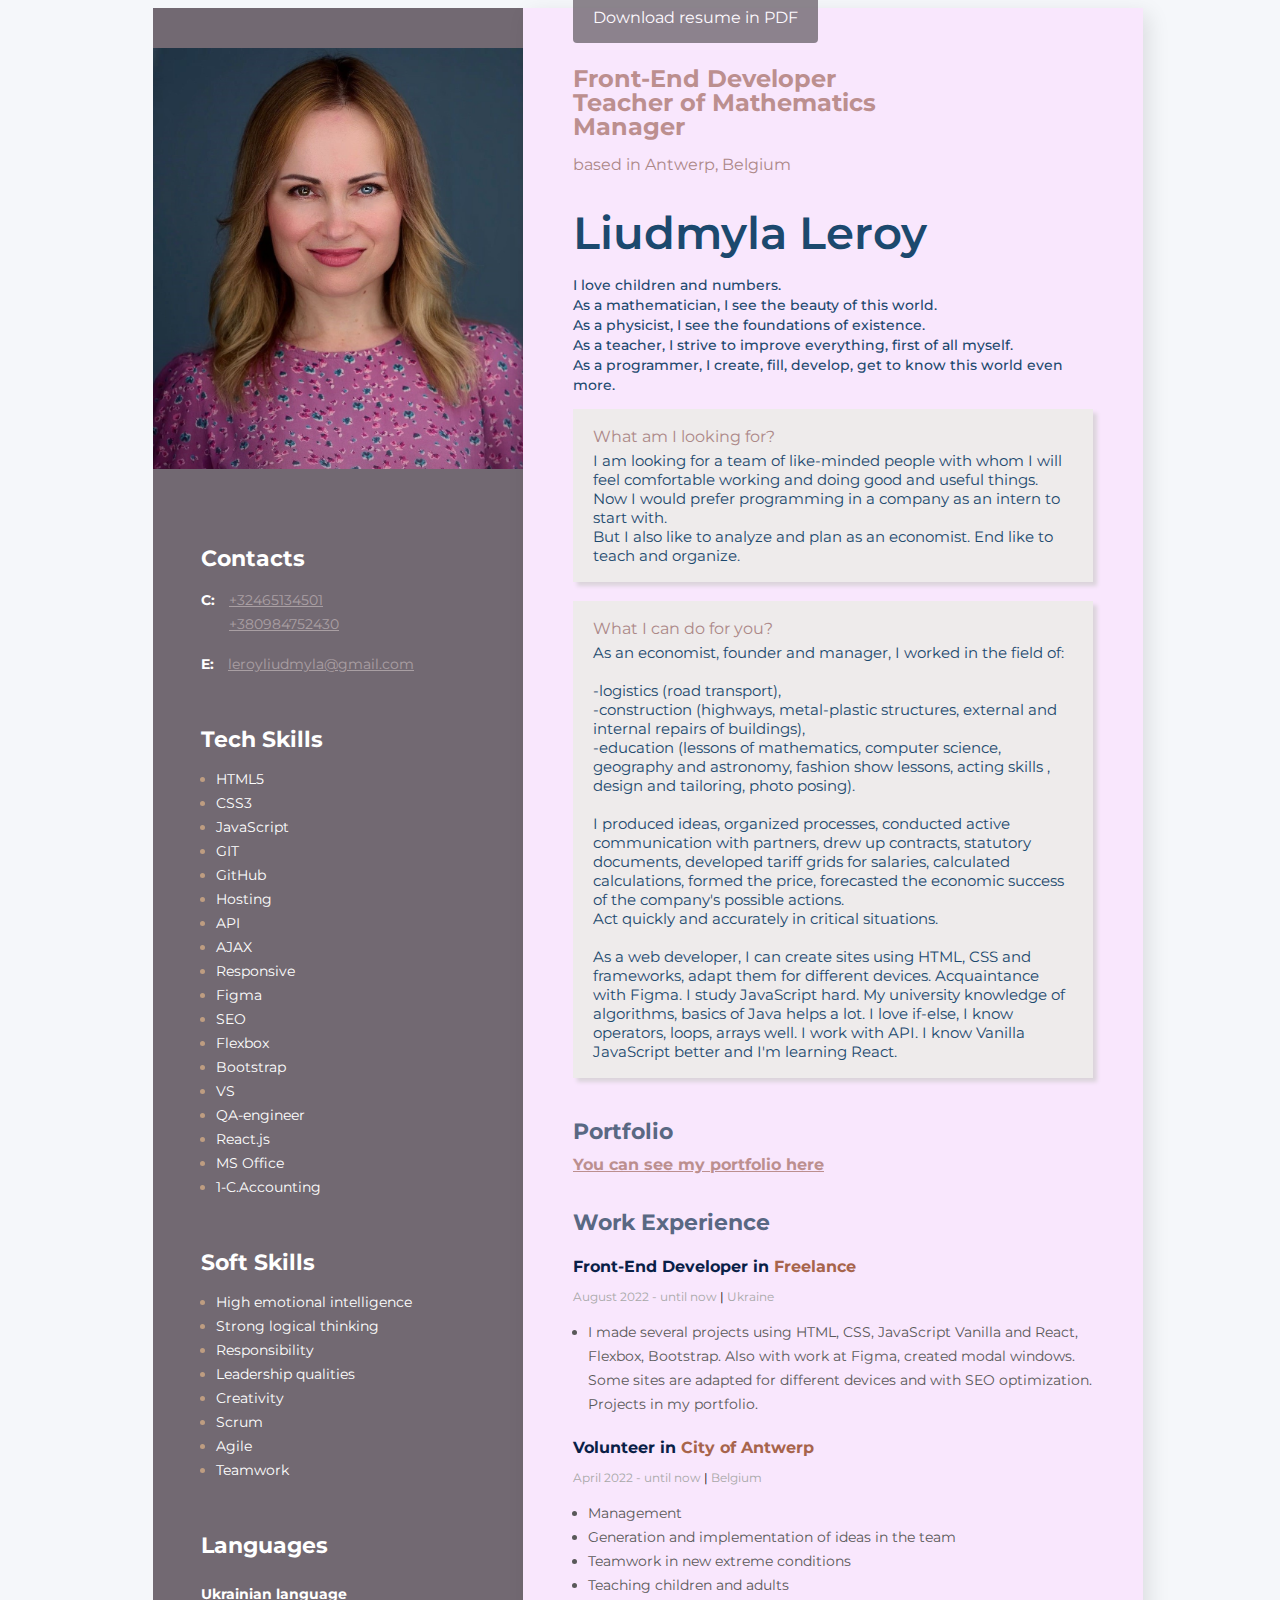
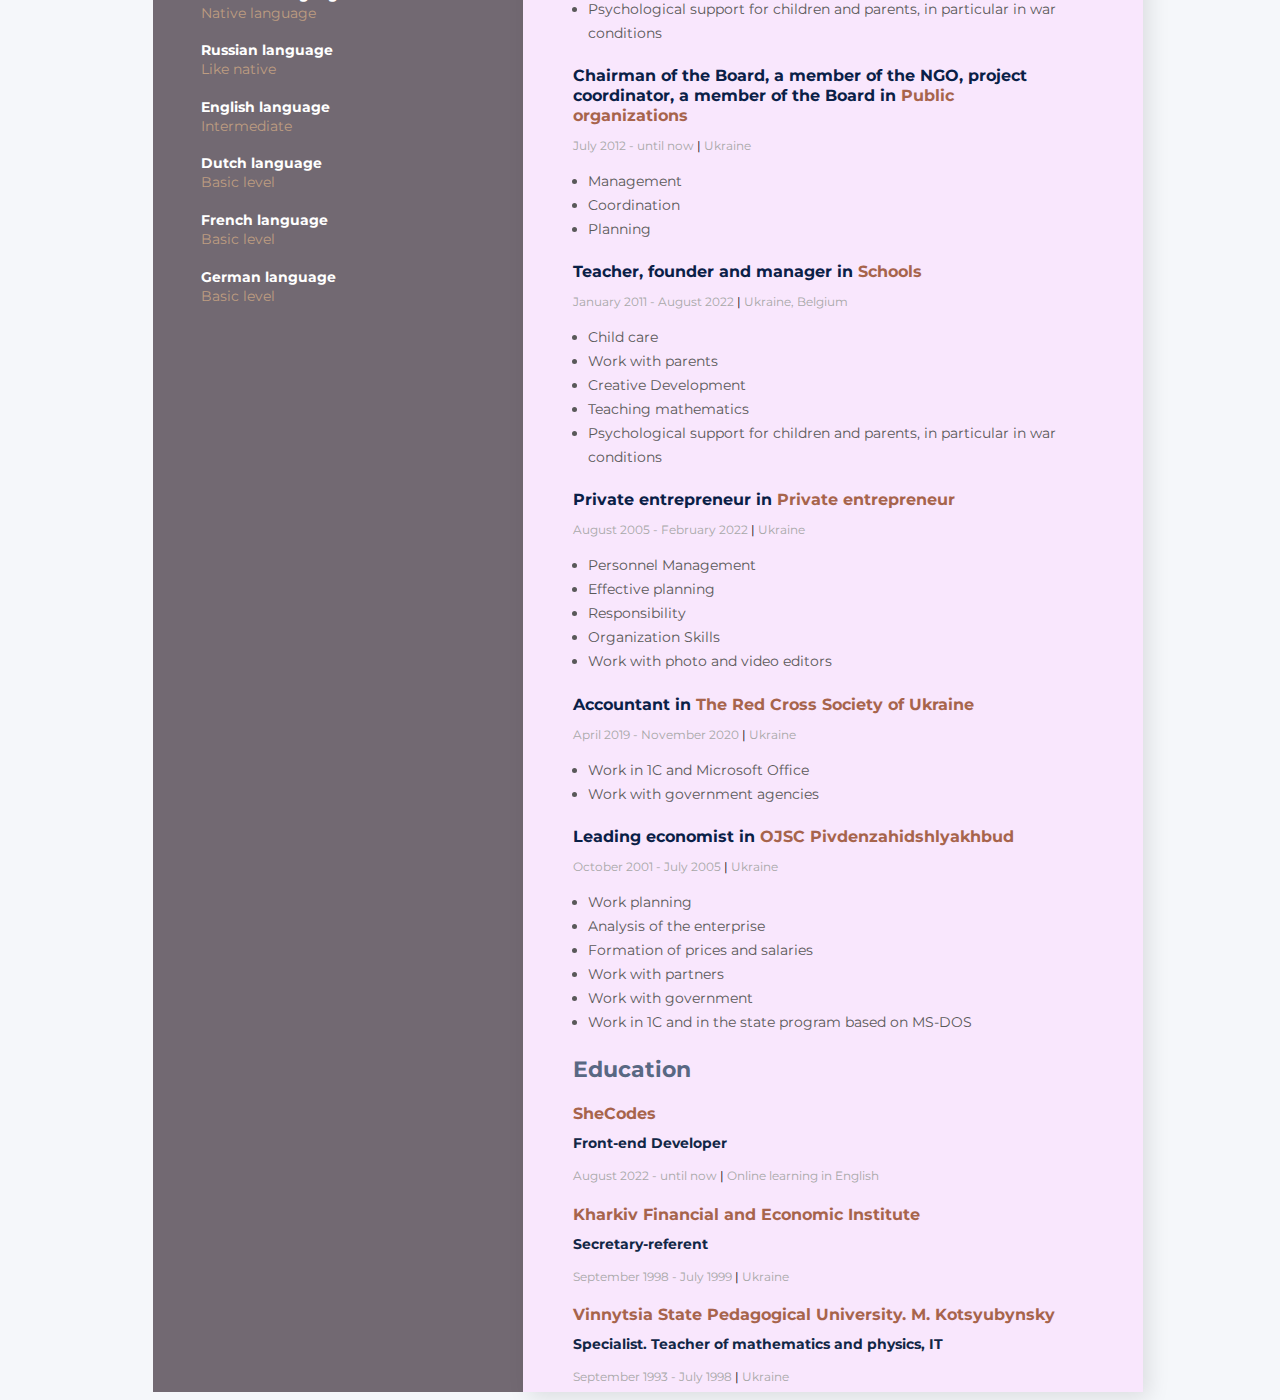
<file: index.html>
<!DOCTYPE html>
<html lang="en">
<head>
    <meta charset="UTF-8">
    <meta http-equiv="X-UA-Compatible" content="IE=edge">
    <meta name="viewport" content="width=device-width, initial-scale=1.0">
    <link rel="preconnect" href="https://fonts.googleapis.com">
    <link rel="preconnect" href="https://fonts.gstatic.com" crossorigin>
    <link href="https://fonts.googleapis.com/css2?family=Montserrat:wght@400;600;700&display=swap" rel="stylesheet">
    <link rel="preconnect" href="https://fonts.googleapis.com">
    <link rel="preconnect" href="https://fonts.gstatic.com" crossorigin>
    <link href="https://fonts.googleapis.com/css2?family=MonteCarlo&family=Montserrat:wght@400;600;700&display=swap" rel="stylesheet">
    <link rel="stylesheet" href="styles/styles.css">
    <title>CV LL</title>
</head>
<body>
  <!-- main -->
<div class="main">
    <!-- main content -->
<div class="main-content">
    <div>
    <a href="/files/Resume Liudmyla Leroy.pdf" target="_blank" class="download">Download resume in PDF</a>
    </div>
    <!-- about user-->
    <div class="about">
        <h2 class="about-position">
        Front-End Developer
        <br>Teacher of Mathematics
        <br> Manager
        </h2>
        <p class="country">based in Antwerp, Belgium</p>
        <h1 class="about-name">
           Liudmyla Leroy
        </h1>
        <p class="about-description">
            I love children and numbers. 
            <br> As a mathematician, I see the beauty of this world. 
            <br> As a physicist, I see the foundations of existence. 
            <br> As a teacher, I strive to improve everything, first of all myself. 
            <br>As a programmer, I create, fill, develop, get to know this world even more.
        </p>
        <div class="box-looking">
            <p class="looking">
                What am I looking for?
            </p>
            <p class="about-looking">
            I am looking for a team of like-minded people with whom I will feel comfortable working and doing good and useful things. 
            <br>Now I would prefer programming in a company as an intern to start with. 
            <br>But I also like to analyze and plan as an economist. End like to teach and organize.
            </p>
        </div>
        <br>
        <div class="box-can-do">
            <p class="can-do">
                What I can do for you?
            </p>
            <p class="about-can-do">
                As an economist, founder and manager, I worked in the field of:
                <br><br>-logistics (road transport), 
                <br>-construction (highways, metal-plastic structures, external and internal repairs of buildings),
                <br>-education (lessons of mathematics, computer science, geography and astronomy, fashion show lessons, acting skills , design and tailoring, photo posing).
                <br><br>I produced ideas, organized processes, conducted active communication with partners, drew up contracts, statutory documents, developed tariff grids for salaries, calculated calculations, formed the price, forecasted the economic success of the company's possible actions.
                <br>Act quickly and accurately in critical situations. 
                <br><br>As a web developer, I can create sites using HTML, CSS and frameworks, adapt them for different devices. Acquaintance with Figma. I study JavaScript hard. My university knowledge of algorithms, basics of Java helps a lot. I love if-else, I know operators, loops, arrays well. I work with API. I know Vanilla JavaScript better and I'm learning React.
            </p>
        </div>
    </div>
    <!-- projects-->
    <div class="projects">
        <h3 class="title">
        Portfolio
        </h3>
        <a href="https://portfolio-liudmyla-leroy.netlify.app" target="_blank" title="Portfolio Liudmyla Leroy" class="portfolio-link">You can see my portfolio here</a>
    <!--    <ol class="project-list">
            <li class="projects-item"> 
                <span class="project">
                   <a href="https://animated-fairy-66baad.netlify.app" class="project-link">Weather</a>
                   .................................................. 
                           <span class="projekt-bracket">
                                [
                            </span> 
                            HTML5, CSS3, JavaScript, API
                            <span class="projekt-bracket">
                                ]
                            </span>
                </span>
               </li>
           <li class="projects-item"> 
            <span class="project">
               <a href="https://ukrainian-borscht.netlify.app/" class="project-link">Ukrainian borscht</a>
               ....................................... 
                       <span class="projekt-bracket">
                            [
                        </span> 
                        HTML5, CSS3, JavaScript
                        <span class="projekt-bracket">
                            ]
                        </span>
            </span>
           </li>
           <li class="projects-item">
            <span class="project">
               <a href="https://banderoukrgus.netlify.app/" class="project-link">Banderoukrgus</a>
               ............................................
                        <span class="projekt-bracket">
                            [
                        </span>
                        HTML5, CSS3, JavaScript 
                        <span class="projekt-bracket">
                            ]
                        </span>
            </span>
           </li>
           
        </ol>-->
    </div>
    <!-- work -->
    <div class="work">
        <h3 class="title"> Work Experience </h3>
        <!-- company 1-->
        <div>
            <h4 class="work-position">
                Front-End Developer in
                <span class="organization">
                    Freelance
                </span>
            </h4>
            <p class="period">
                August 2022 - until now
                <span class="line">
                    |
                </span>
                Ukraine
            </p>
            <ul class="work-list">
                <li class="work-list-item">I made several projects using HTML, CSS, JavaScript Vanilla and React, Flexbox, Bootstrap. Also with work at Figma, created modal windows. Some sites are adapted for different devices and with SEO optimization. Projects in my portfolio.</li>
               
            </ul>
        </div>
        <!-- company 2-->
        <div>
            <h4 class="work-position">
                Volunteer in
                <span class="organization">
                    City of Antwerp
                </span>
            </h4>
            <p class="period">
                April 2022 - until now
                <span class="line">
                    |
                </span>
                Belgium
            </p>
            <ul class="work-list">
                <li class="work-list-item">Management</li>
                <li class="work-list-item">Generation and implementation of ideas in the team</li>
                <li class="work-list-item">Teamwork in new extreme conditions</li>
                <li class="work-list-item">Teaching children and adults</li>
                <li class="work-list-item">Psychological support for children and parents, in particular in war conditions</li>
            </ul> 
               
            </ul>
        </div>
        <!-- company 3-->
        <div>
            <h4 class="work-position">
                Chairman of the Board, a member of the NGO, project coordinator, a member of the Board in
                <span class="organization">
                    Public organizations
                </span>
            </h4>
            <p class="period">
                July 2012 - until now
                <span class="line">
                    |
                </span>
                Ukraine
            </p>
            <ul class="work-list">
                <li class="work-list-item">Management</li>
                <li class="work-list-item">Coordination</li>
                <li class="work-list-item">Planning</li>
            </ul>
        </div>
        
        <!-- company 4-->
        <div>
            <h4 class="work-position">
                Teacher, founder and manager in
                <span class="organization">
                    Schools
                </span>
            </h4>
            <p class="period">
                January 2011 - August 2022
                <span class="line">
                    |
                </span>
                Ukraine, Belgium
            </p>
            <ul class="work-list">
                <li class="work-list-item">Child care</li>
                <li class="work-list-item">Work with parents</li>
                <li class="work-list-item">Creative Development</li>
                <li class="work-list-item">Teaching mathematics</li>
                <li class="work-list-item">Psychological support for children and parents, in particular in war conditions</li>
            </ul> 
        </div>
        <!-- company 5-->
        <div>
            <h4 class="work-position">
                Private entrepreneur in
                <span class="organization">
                    Private entrepreneur
                </span>
            </h4>
            <p class="period">
                August 2005 - February 2022
                <span class="line">
                    |
                </span>
                Ukraine
            </p>
            <ul class="work-list">
                <li class="work-list-item">Personnel Management</li>
                <li class="work-list-item">Effective planning</li>
                <li class="work-list-item">Responsibility</li>
                <li class="work-list-item">Organization Skills</li>
                <li class="work-list-item">Work with photo and video editors</li>
            </ul> 
        </div>
        <!-- company 6-->
        <div>
            <h4 class="work-position">
                Accountant in
                <span class="organization">
                    The Red Cross Society of Ukraine
                </span>
            </h4>
            <p class="period">
                April 2019 - November 2020
                <span class="line">
                    |
                </span>
                Ukraine
            </p>
            <ul class="work-list">
                <li class="work-list-item">Work in 1C and Microsoft Office</li>
                <li class="work-list-item">Work with government agencies</li>
                
            </ul> 
        </div>
        <!-- company 7-->
        <div>
            <h4 class="work-position">
                Leading economist in
                <span class="organization">
                    OJSC Pivdenzahidshlyakhbud
                </span>
            </h4>
            <p class="period">
                October 2001 - July 2005
                <span class="line">
                    |
                </span>
                Ukraine
            </p>
            <ul class="work-list">
                <li class="work-list-item">Work planning</li>
                <li class="work-list-item">Analysis of the enterprise</li>
                <li class="work-list-item">Formation of prices and salaries</li>
                <li class="work-list-item">Work with partners</li>
                <li class="work-list-item">Work with government</li>
                <li class="work-list-item">Work in 1C and in the state program based on MS-DOS</li>
            </ul> 
        </div>

    </div>
    <!-- education -->
    <div class="education">
        <h3 class="title">Education</h3>
        <!-- education 1-->
        <h4 class="organization">      
            SheCodes 
        </h4>
        <h5>Front-end Developer</h5>
        <p class="period">
            August 2022 - until now
            <span class="line">
                |
            </span>
            Online learning in English
        <!-- education 2-->
        <h4 class="organization">      
            Kharkiv Financial and Economic Institute
        </h4>
        <h5>Secretary-referent</h5>
        <p class="period">
            September 1998 - July 1999
            <span class="line">
                |
            </span>
            Ukraine
        <!-- education 3-->
        <h4 class="organization">
            Vinnytsia State Pedagogical University. M. Kotsyubynsky
        </h4>
        <h5>Specialist. Teacher of mathematics and physics, IT</h5>
        <p class="period">
            September 1993 - July 1998
            <span class="line">
                |
            </span>
            Ukraine
        </p>
    </div>
    
</div>
<!-- sidebar -->
<aside class="sidebar">
    <img src="img/LiuLer .jpg" alt="user photo" class="photo">
    <!--contacts-->
    <div class="contacts">
        <h3 class="sidebar-title">Contacts</h3>
        <div>
            <p>
                <span class="contact-type">
                    C:
                </span>
                <a href="tel:+32465134501" class="contact-link"> +32465134501</a>
                <br>
                <a href="tel:+380984752430" class="contact-link-1"> +380984752430</a>
            </p>
            <p>
                <span class="contact-type">
                    E:
                </span>
                <a href="mailto:leroyliudmyla@gmail.com" class="contact-link"> leroyliudmyla@gmail.com</a>
            </p>
        </div>
    </div>
    <!--tech skills-->
    <div class="tech-skills">
    <h3 class="sidebar-title">Tech Skills</h3>
    <ul class="list">
        <li class="iten"><span class="skills-text">HTML5</span></li>
        <li class="iten"><span class="skills-text">CSS3</span></li>
        <li class="iten"><span class="skills-text">JavaScript</span></li> 
        <li class="iten"><span class="skills-text">GIT</span></li>
        <li class="iten"><span class="skills-text">GitHub</span></li>
        <li class="iten"><span class="skills-text">Hosting</span></li>
        <li class="iten"><span class="skills-text">API</span></li>
        <li class="iten"><span class="skills-text">AJAX</span></li>
        <li class="iten"><span class="skills-text">Responsive</span></li>
        <li class="iten"><span class="skills-text">Figma</span></li>
        <li class="iten"><span class="skills-text">SEO</span></li>
        <li class="iten"><span class="skills-text">Flexbox</span></li>
        <li class="iten"><span class="skills-text">Bootstrap</span></li>
        <li class="iten"><span class="skills-text">VS</span></li>
        <li class="iten"><span class="skills-text">QA-engineer</span></li>
        <li class="iten"><span class="skills-text">React.js</span></li>
        <!--<li class="iten"><span class="skills-text">Node.js</span></li>-->
        <li class="iten"><span class="skills-text">MS Office</span></li>
        <li class="iten"><span class="skills-text">1-C.Accounting</span></li>   
    </ul>
    </div>
    <!--soft skills-->
    <div class="soft-skills">
        <h3 class="sidebar-title">Soft Skills</h3>
        <ul class="list">
            <li class="iten"><span class="skills-text">High emotional intelligence</span></li>
            <li class="iten"><span class="skills-text">Strong logical thinking</span></li>
            <li class="iten"><span class="skills-text">Responsibility</span></li>
            <li class="iten"><span class="skills-text">Leadership qualities</span></li>
            <li class="iten"><span class="skills-text">Creativity</span></li>
            <li class="iten"><span class="skills-text">Scrum</span></li>
            <li class="iten"><span class="skills-text">Agile</span></li>
            <li class="iten"><span class="skills-text">Teamwork</span></li>
        </ul>
    </div>
    <!--languages-->
    <div class="languages">
        <h3 class="sidebar-title">Languages</h3>
        <!-- language 1-->
        <h6>Ukrainian language</h6>
        <p class="level">
            Native language
        </p>
        <!-- language 2-->
        <h6>Russian language</h6>
        <p class="level">
            Like native
        </p>
        <!-- language 3-->
        <h6>English language</h6>
        <p class="level">
            Intermediate
        </p>
        <!-- language 4-->
        <h6>Dutch language</h6>
        <p class="level">
            Basic level
        </p>
        <!-- language 5-->
        <h6>French language</h6>
        <p class="level">
            Basic level
        </p>
        <!-- language 6-->
        <h6>German language</h6>
        <p class="level">
            Basic level
        </p>
    </div>
</aside>
</div>
</body>
</html>
</file>
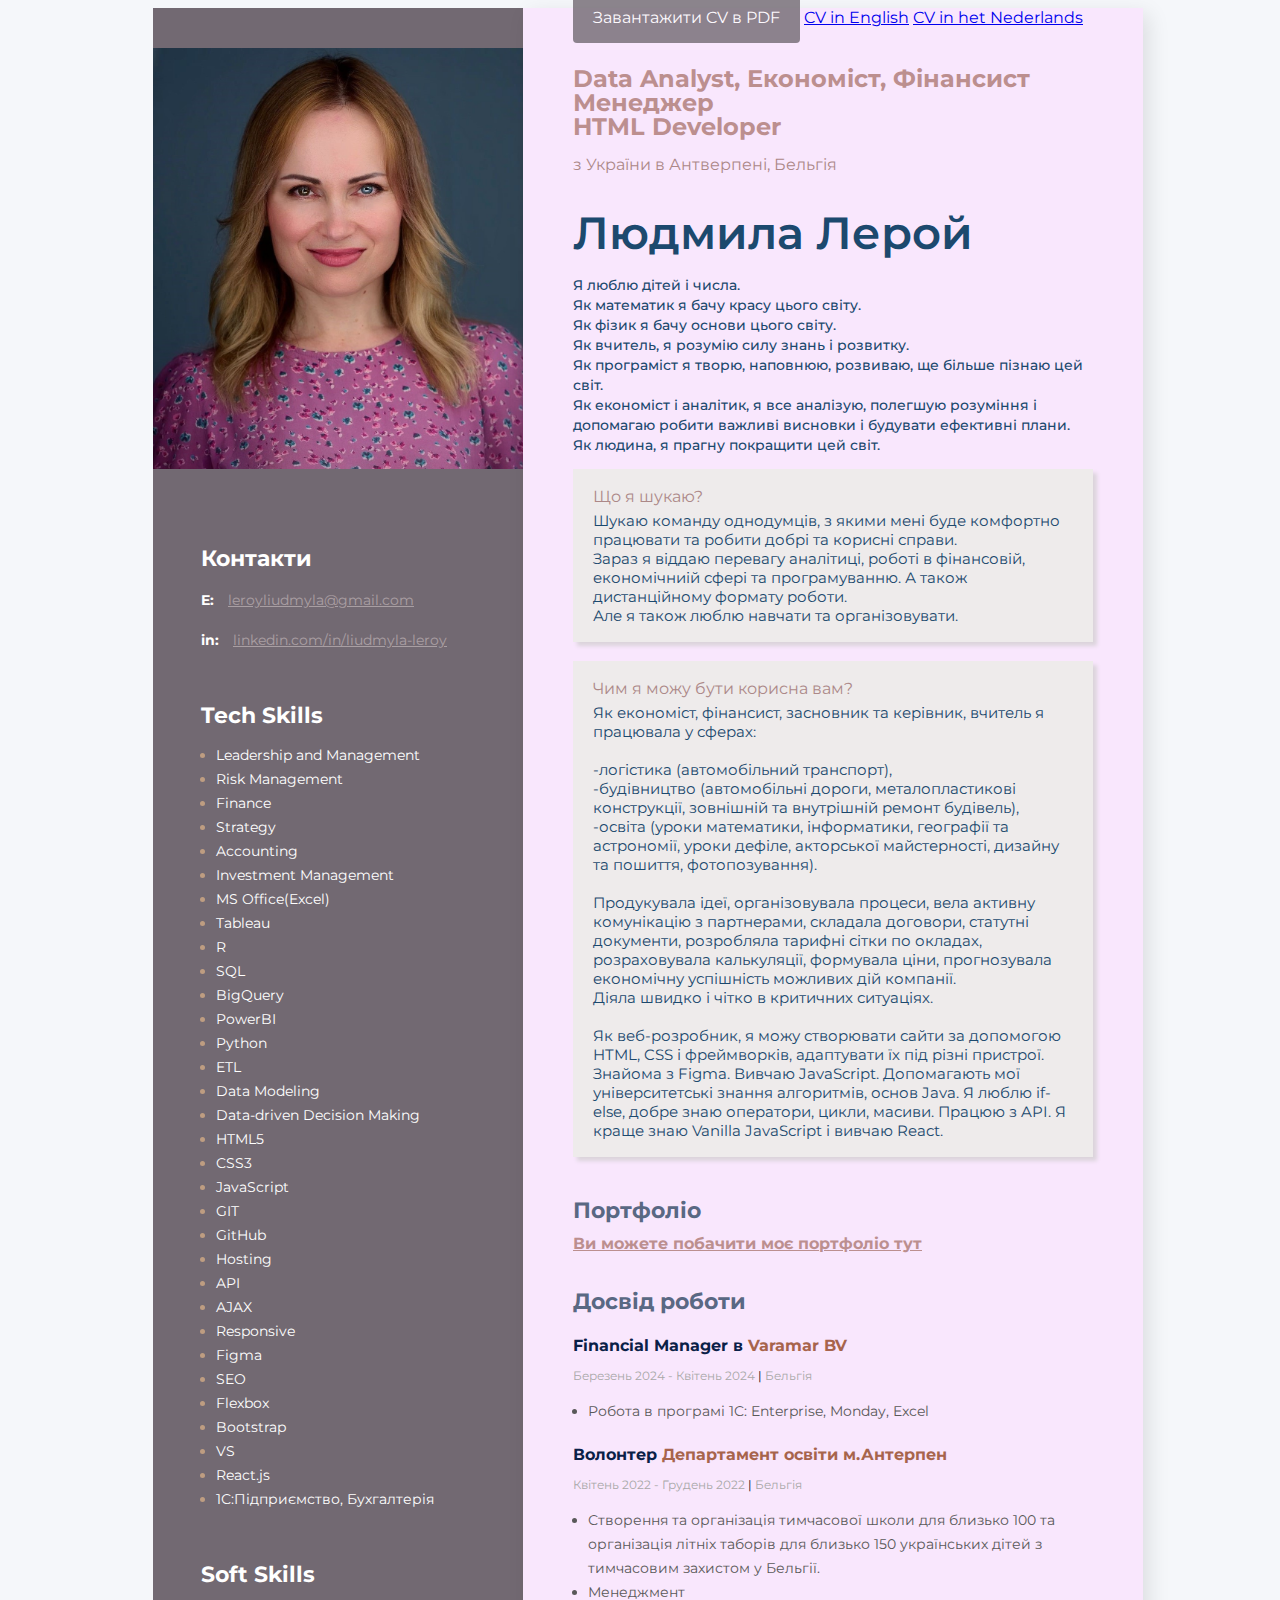
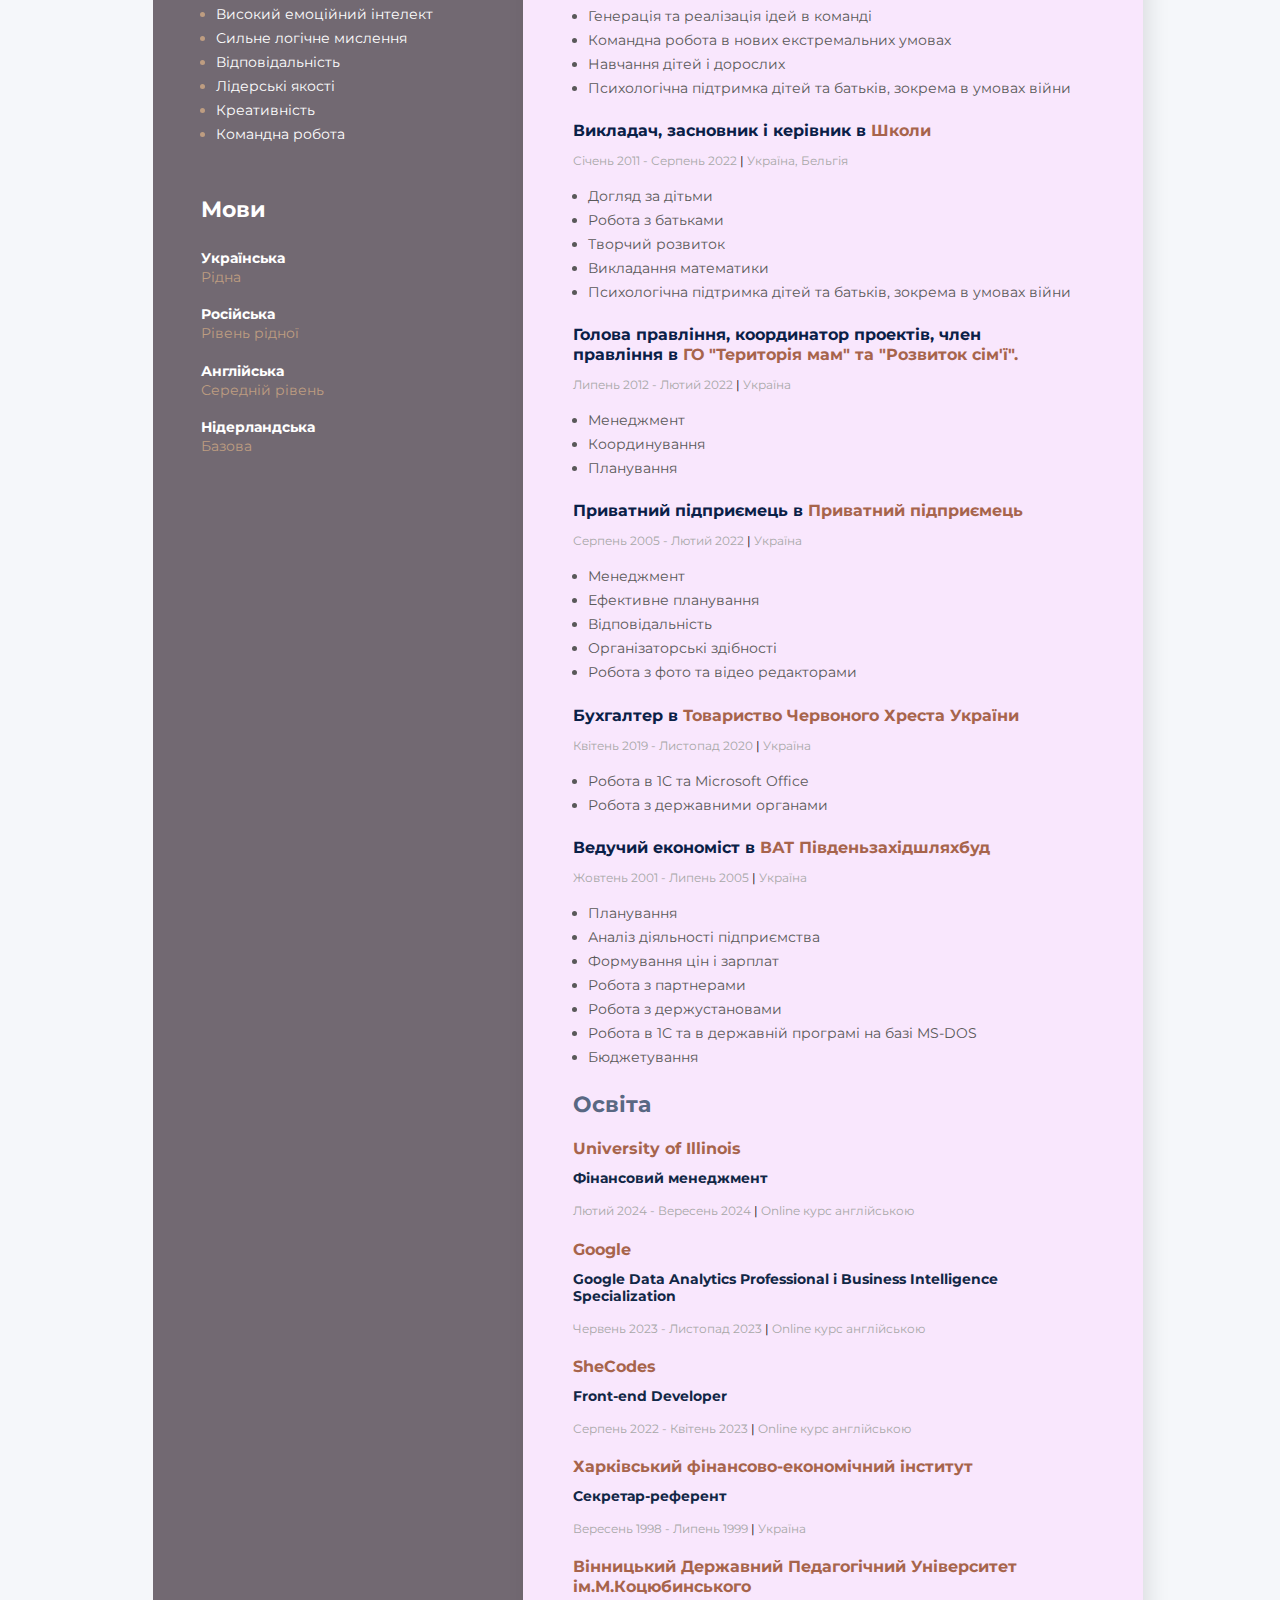
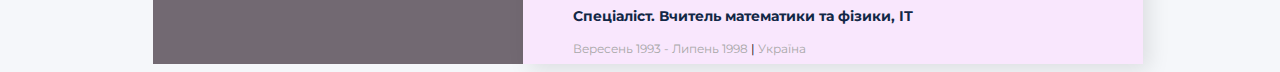
<file: chat.html>
<!DOCTYPE html>
<html lang="en">
<head>
    <meta charset="UTF-8">
    <meta http-equiv="X-UA-Compatible" content="IE=edge">
    <meta name="viewport" content="width=device-width, initial-scale=1.0">
    <link rel="preconnect" href="https://fonts.googleapis.com">
    <link rel="preconnect" href="https://fonts.gstatic.com" crossorigin>
    <link href="https://fonts.googleapis.com/css2?family=Montserrat:wght@400;600;700&display=swap" rel="stylesheet">
    <link rel="preconnect" href="https://fonts.googleapis.com">
    <link rel="preconnect" href="https://fonts.gstatic.com" crossorigin>
    <link href="https://fonts.googleapis.com/css2?family=MonteCarlo&family=Montserrat:wght@400;600;700&display=swap" rel="stylesheet">
    <link rel="stylesheet" href="styles/styles.css">
    <title>CV LL</title>
</head>

<body>
  <!-- main -->
<div class="main">
    <!-- main content -->
<div class="main-content">
    <div>
    <a href="/files/CV LL UA.pdf" target="_blank" class="download">Завантажити CV в PDF</a>
    <a href="index.html" target="_blank" class="language">CV in English</a>
    <a href="indexne.html" target="_blank" class="language">CV in het Nederlands</a>
    </div>
    <!-- about user-->
    <div class="about">
        <h2 class="about-position">
         Data Analyst, Економіст, Фінансист
        <br> Менеджер
        <br> HTML Developer
        </h2>
        <p class="country">з України в Антверпені, Бельгія</p>
        <h1 class="about-name">
           Людмила Лерой
        </h1>
        <p class="about-description">
            Я люблю дітей і числа. 
            <br> Як математик я бачу красу цього світу. 
            <br> Як фізик я бачу основи цього світу. 
            <br> Як вчитель, я розумію силу знань і розвитку. 
            <br> Як програміст я творю, наповнюю, розвиваю, ще більше пізнаю цей світ.
            <br> Як економіст і аналітик, я все аналізую, полегшую розуміння і допомагаю робити важливі висновки і будувати ефективні плани.
            <br> Як людина, я прагну покращити цей світ.
        </p>
        <div class="box-looking">
            <p class="looking">
                Що я шукаю?
            </p>
            <p class="about-looking">
                Шукаю команду однодумців, з якими мені буде комфортно працювати та робити добрі та корисні справи.
                <br>Зараз я віддаю перевагу аналітиці, роботі в фінансовій, економічниій сфері та програмуванню. А також дистанційному формату роботи.
                <br>Але я також люблю навчати та організовувати.
            </p>
        </div>
        <br>
        <div class="box-can-do">
            <p class="can-do">
                Чим я можу бути корисна вам?
            </p>
            <p class="about-can-do">
                Як економіст, фінансист, засновник та керівник, вчитель я працювала у сферах:
                <br><br>-логістика (автомобільний транспорт), 
                <br>-будівництво (автомобільні дороги, металопластикові конструкції, зовнішній та внутрішній ремонт будівель),
                <br>-освіта (уроки математики, інформатики, географії та астрономії, уроки дефіле, акторської майстерності, дизайну та пошиття, фотопозування).
                <br><br>Продукувала ідеї, організовувала процеси, вела активну комунікацію з партнерами, складала договори, статутні документи, розробляла тарифні сітки по окладах, розраховувала калькуляції, формувала ціни, прогнозувала економічну успішність можливих дій компанії. 
                <br>Діяла швидко і чітко в критичних ситуаціях. 
                <br><br>Як веб-розробник, я можу створювати сайти за допомогою HTML, CSS і фреймворків, адаптувати їх під різні пристрої. Знайома з Figma. Вивчаю JavaScript. Допомагають мої університетські знання алгоритмів, основ Java. Я люблю if-else, добре знаю оператори, цикли, масиви. Працюю з API. Я краще знаю Vanilla JavaScript і вивчаю React.
            </p>
        </div>
    </div>
    <!-- projects -->
    <div class="projects">
        <h3 class="title">
        Портфоліо
        </h3>
        <a href="https://portfolio-liudmyla-leroy.netlify.app" target="_blank" title="Portfolio Liudmyla Leroy" class="portfolio-link"> Ви можете побачити моє портфоліо тут </a>
    <!--    <ol class="project-list">
            <li class="projects-item"> 
                <span class="project">
                   <a href="https://animated-fairy-66baad.netlify.app" class="project-link">Weather</a>
                   .................................................. 
                           <span class="projekt-bracket">
                                [
                            </span> 
                            HTML5, CSS3, JavaScript, API
                            <span class="projekt-bracket">
                                ]
                            </span>
                </span>
               </li>
           <li class="projects-item"> 
            <span class="project">
               <a href="https://ukrainian-borscht.netlify.app/" class="project-link">Ukrainian borscht</a>
               ....................................... 
                       <span class="projekt-bracket">
                            [
                        </span> 
                        HTML5, CSS3, JavaScript
                        <span class="projekt-bracket">
                            ]
                        </span>
            </span>
           </li>
           <li class="projects-item">
            <span class="project">
               <a href="https://banderoukrgus.netlify.app/" class="project-link">Banderoukrgus</a>
               ............................................
                        <span class="projekt-bracket">
                            [
                        </span>
                        HTML5, CSS3, JavaScript 
                        <span class="projekt-bracket">
                            ]
                        </span>
            </span>
           </li>
           
        </ol>-->
    </div>
    <!-- work -->
    <div class="work">
        <h3 class="title"> Досвід роботи </h3>
        <!-- company 1-->
        <!--<div>
            <h4 class="work-position">
                Data Analyst, Business Intelligence, Front-End Developer в
                <span class="organization">
                    Workshops та Pet Projects
                </span>
            </h4>
            <p class="period">
                Серпень 2022 - дотепер
                <span class="line">
                    |
                </span>
                Online
            </p>
            <ul class="work-list">
                <li class="work-list-item">Я маю дослідження та візуалізацію даних за допомогою електронних таблиць, R, BigQuery, Tableau, PowerBI та Google Slides. Проекти в моєму портфоліо.</li>
                <li class="work-list-item">Я зробила кілька проектів, використовуючи HTML, CSS, JavaScript Vanilla та React, Flexbox, Bootstrap. Крім того, з роботою в Figma, з створенням модальних вікон. Деякі сайти адаптовані під різні пристрої та з SEO оптимізацією. Проекти в моєму портфоліо.</li>
            </ul>
        </div>-->
        <!-- company 2-->
        <div>
            <h4 class="work-position">
                Financial Manager в
                <span class="organization">
                    Varamar BV
                </span>
            </h4>
            <p class="period">
                Березень 2024 - Квітень 2024
                <span class="line">
                    |
                </span>
                Бельгія
            </p>
            <ul class="work-list">
                <li class="work-list-item">Робота в програмі 1C: Enterprise, Monday, Excel</li>
            </ul>
        </div>
        <!-- company 3-->
        <div>
            <h4 class="work-position">
                Волонтер
                <span class="organization">
                    Департамент освіти м.Антерпен
                </span>
            </h4>
            <p class="period">
                Квітень 2022 - Грудень 2022
                <span class="line">
                    |
                </span>
                Бельгія
            </p>
            <ul class="work-list">
                <li class="work-list-item">Створення та організація тимчасової школи для близько 100 та організація літніх таборів для близько 150 українських дітей з тимчасовим захистом у Бельгії.</li>
                <li class="work-list-item">Менеджмент</li>
                <li class="work-list-item">Генерація та реалізація ідей в команді</li>
                <li class="work-list-item">Командна робота в нових екстремальних умовах</li>
                <li class="work-list-item">Навчання дітей і дорослих</li>
                <li class="work-list-item">Психологічна підтримка дітей та батьків, зокрема в умовах війни</li>
            </ul> 
               
            </ul>
        </div>
        <!-- company 4-->
        <div>
            <h4 class="work-position">
                Викладач, засновник і керівник в
                <span class="organization">
                    Школи
                </span>
            </h4>
            <p class="period">
                Січень 2011 - Серпень 2022
                <span class="line">
                    |
                </span>
                Україна, Бельгія
            </p>
            <ul class="work-list">
                <li class="work-list-item">Догляд за дітьми</li>
                <li class="work-list-item">Робота з батьками</li>
                <li class="work-list-item">Творчий розвиток</li>
                <li class="work-list-item">Викладання математики</li>
                <li class="work-list-item">Психологічна підтримка дітей та батьків, зокрема в умовах війни</li>
            </ul> 
        </div>    
        <!-- company 5-->
        <div>
            <h4 class="work-position">
                Голова правління, координатор проектів, член правління в
                <span class="organization">
                    ГО "Територія мам" та "Розвиток сім'ї".
                </span>
            </h4>
            <p class="period">
                Липень 2012 - Лютий 2022
                <span class="line">
                    |
                </span>
                Україна
            </p>
            <ul class="work-list">
                <li class="work-list-item">Менеджмент</li>
                <li class="work-list-item">Координування</li>
                <li class="work-list-item">Планування</li>
            </ul>
        </div>
        <!-- company 6-->
        <div>
            <h4 class="work-position">
                Приватний підприємець в
                <span class="organization">
                    Приватний підприємець
                </span>
            </h4>
            <p class="period">
                Серпень 2005 - Лютий 2022
                <span class="line">
                    |
                </span>
                Україна
            </p>
            <ul class="work-list">
                <li class="work-list-item">Менеджмент</li>
                <li class="work-list-item">Ефективне планування</li>
                <li class="work-list-item">Відповідальність</li>
                <li class="work-list-item">Організаторські здібності</li>
                <li class="work-list-item">Робота з фото та відео редакторами</li>
            </ul> 
        </div>
        <!-- company 7-->
        <div>
            <h4 class="work-position">
                Бухгалтер в
                <span class="organization">
                    Товариство Червоного Хреста України
                </span>
            </h4>
            <p class="period">
                Квітень 2019 - Листопад 2020
                <span class="line">
                    |
                </span>
                Україна
            </p>
            <ul class="work-list">
                <li class="work-list-item">Робота в 1C та Microsoft Office</li>
                <li class="work-list-item">Робота з державними органами</li>
                
            </ul> 
        </div>
        <!-- company 8-->
        <div>
            <h4 class="work-position">
                Ведучий економіст в
                <span class="organization">
                    ВАТ Південьзахідшляхбуд
                </span>
            </h4>
            <p class="period">
                Жовтень 2001 - Липень 2005
                <span class="line">
                    |
                </span>
                Україна
            </p>
            <ul class="work-list">
                <li class="work-list-item">Планування</li>
                <li class="work-list-item">Аналіз діяльності підприємства</li>
                <li class="work-list-item">Формування цін і зарплат</li>
                <li class="work-list-item">Робота з партнерами</li>
                <li class="work-list-item">Робота з держустановами</li>
                <li class="work-list-item">Робота в 1С та в державній програмі на базі MS-DOS</li>
                <li class="work-list-item">Бюджетування</li>
            </ul> 
        </div>
    </div>
    <!-- education -->
    <div class="education">
        <h3 class="title">Освіта</h3>
        <!-- education 1-->
        <h4 class="organization">      
            University of Illinois
        </h4>
        <h5>Фінансовий менеджмент</h5>
        <p class="period">
            Лютий 2024 - Вересень 2024
            <span class="line">
                |
            </span>
            Online курс англійською
        <!-- education 2-->
        <h4 class="organization">      
            Google
        </h4>
        <h5>Google Data Analytics Professional і Business Intelligence Specialization</h5>
        <p class="period">
            Червень 2023 - Листопад 2023
            <span class="line">
                |
            </span>
            Online курс англійською
        <!-- education 3-->
        <h4 class="organization">      
            SheCodes 
        </h4>
        <h5>Front-end Developer</h5>
        <p class="period">
            Серпень 2022 - Квітень 2023
            <span class="line">
                |
            </span>
            Online курс англійською
        <!-- education 4-->
        <h4 class="organization">      
            Харківський фінансово-економічний інститут
        </h4>
        <h5>Секретар-референт</h5>
        <p class="period">
            Вересень 1998 - Липень 1999
            <span class="line">
                |
            </span>
            Україна
        <!-- education 5-->
        <h4 class="organization">
            Вінницький Державний Педагогічний Університет ім.М.Коцюбинського
        </h4>
        <h5>Спеціаліст. Вчитель математики та фізики, ІТ</h5>
        <p class="period">
            Вересень 1993 - Липень 1998
            <span class="line">
                |
            </span>
            Україна
        </p>
    </div>
    
</div>
<!-- sidebar -->
<aside class="sidebar">
    <img src="img/LiuLer .jpg" alt="user photo" class="photo">
    <!--contacts-->
    <div class="contacts">
        <h3 class="sidebar-title">Контакти</h3>
        <div>
            <!--<p>
                <span class="contact-type">
                    T: 
                </span>
                <a href="tel:+32465134501" class="contact-link"> +32465134501</a>
                <br>
                <a href="tel:+380984752430" class="contact-link-1"> +380984752430</a>
            </p>-->
            <p>
                <span class="contact-type">
                    E:
                </span>
                <a href="mailto:leroyliudmyla@gmail.com" class="contact-link"> leroyliudmyla@gmail.com</a>
            </p>
            <p>
                <span class="contact-type">
                    in:
                </span>
                <a href="https://www.linkedin.com/in/liudmyla-leroy/" class="contact-link">linkedin.com/in/liudmyla-leroy</a>
            </p>
        </div>
    </div>
    <!--tech skills-->
    <div class="tech-skills">
    <h3 class="sidebar-title">Tech Skills</h3>
    <ul class="list">
        <li class="iten"><span class="skills-text">Leadership and Management</span></li>
        <li class="iten"><span class="skills-text">Risk Management</span></li>
        <li class="iten"><span class="skills-text">Finance</span></li>
        <li class="iten"><span class="skills-text">Strategy</span></li>
        <li class="iten"><span class="skills-text">Accounting</span></li>
        <li class="iten"><span class="skills-text">Investment Management</span></li>
        <li class="iten"><span class="skills-text">MS Office(Excel)</span></li>
        <li class="iten"><span class="skills-text">Tableau</span></li>
        <li class="iten"><span class="skills-text">R</span></li>
        <li class="iten"><span class="skills-text">SQL</span></li>
        <li class="iten"><span class="skills-text">BigQuery</span></li>
        <li class="iten"><span class="skills-text">PowerBI</span></li>
        <li class="iten"><span class="skills-text">Python</span></li>
        <li class="iten"><span class="skills-text">ETL</span></li>
        <li class="iten"><span class="skills-text">Data Modeling</span>
            <li class="iten"><span class="skills-text">Data-driven Decision Making</span>
        <li class="iten"><span class="skills-text">HTML5</span></li>
        <li class="iten"><span class="skills-text">CSS3</span></li>
        <li class="iten"><span class="skills-text">JavaScript</span></li> 
        <li class="iten"><span class="skills-text">GIT</span></li>
        <li class="iten"><span class="skills-text">GitHub</span></li>
        <li class="iten"><span class="skills-text">Hosting</span></li>
        <li class="iten"><span class="skills-text">API</span></li>
        <li class="iten"><span class="skills-text">AJAX</span></li>
        <li class="iten"><span class="skills-text">Responsive</span></li>
        <li class="iten"><span class="skills-text">Figma</span></li>
        <li class="iten"><span class="skills-text">SEO</span></li>
        <li class="iten"><span class="skills-text">Flexbox</span></li>
        <li class="iten"><span class="skills-text">Bootstrap</span></li>
        <li class="iten"><span class="skills-text">VS</span></li>
        <li class="iten"><span class="skills-text">React.js</span></li>
        <!--<li class="iten"><span class="skills-text">Node.js</span></li>-->
        <li class="iten"><span class="skills-text">1С:Підприємство, Бухгалтерія</span></li>   
    </ul>
    </div>
    <!--soft skills-->
    <div class="soft-skills">
        <h3 class="sidebar-title">Soft Skills</h3>
        <ul class="list">
            <li class="iten"><span class="skills-text">Високий емоційний інтелект</span></li>
            <li class="iten"><span class="skills-text">Сильне логічне мислення</span></li>
            <li class="iten"><span class="skills-text">Відповідальність</span></li>
            <li class="iten"><span class="skills-text">Лідерські якості</span></li>
            <li class="iten"><span class="skills-text">Креативність</span></li>
            <li class="iten"><span class="skills-text">Командна робота</span></li>
        </ul>
    </div>
    <!--languages-->
    <div class="languages">
        <h3 class="sidebar-title">Мови</h3>
        <!-- language 1-->
        <h6>Українська</h6>
        <p class="level">
            Рідна
        </p>
        <!-- language 2-->
        <h6>Російська</h6>
        <p class="level">
            Рівень рідної
        </p>
        <!-- language 3-->
        <h6>Англійська</h6>
        <p class="level">
            Середній рівень
        </p>
        <!-- language 4-->
        <h6>Нідерландська</h6>
        <p class="level">
            Базова
        </p>
    </div>
</aside>
</div>
</body>
</html>
</file>
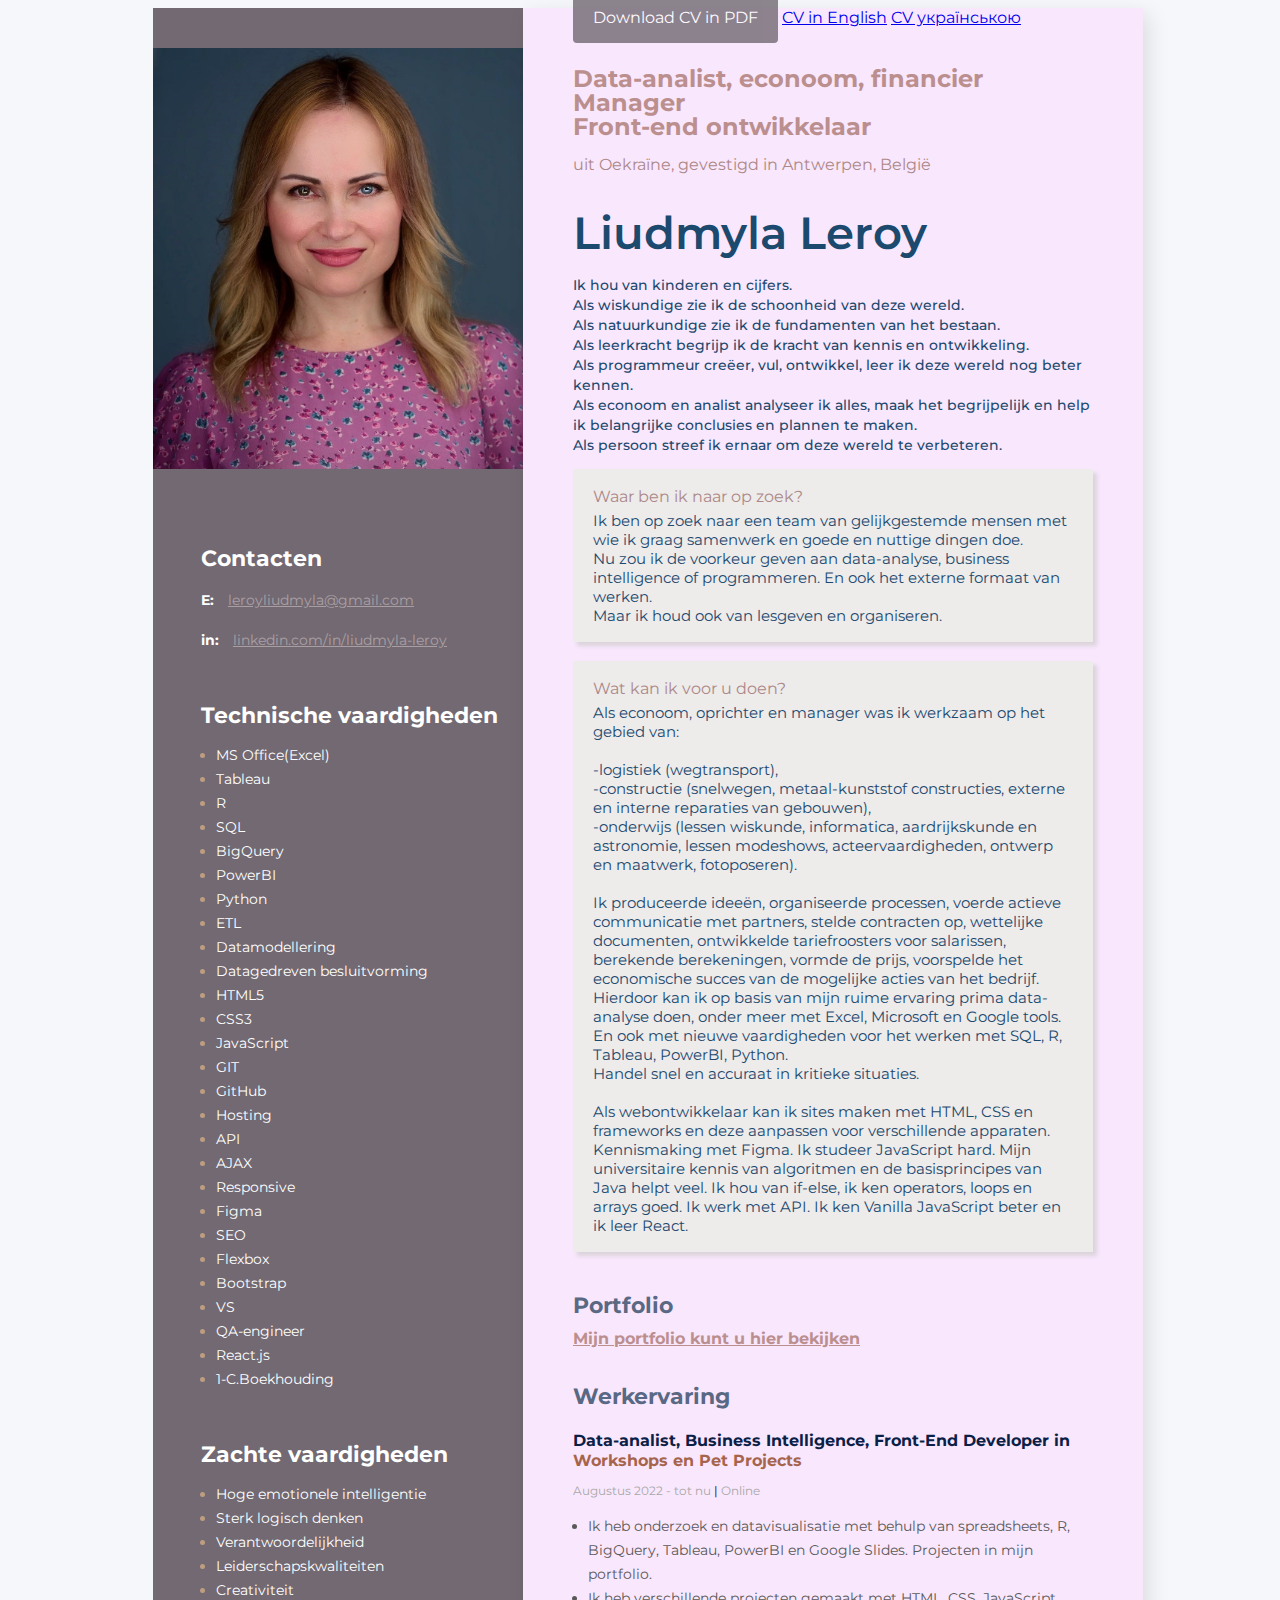
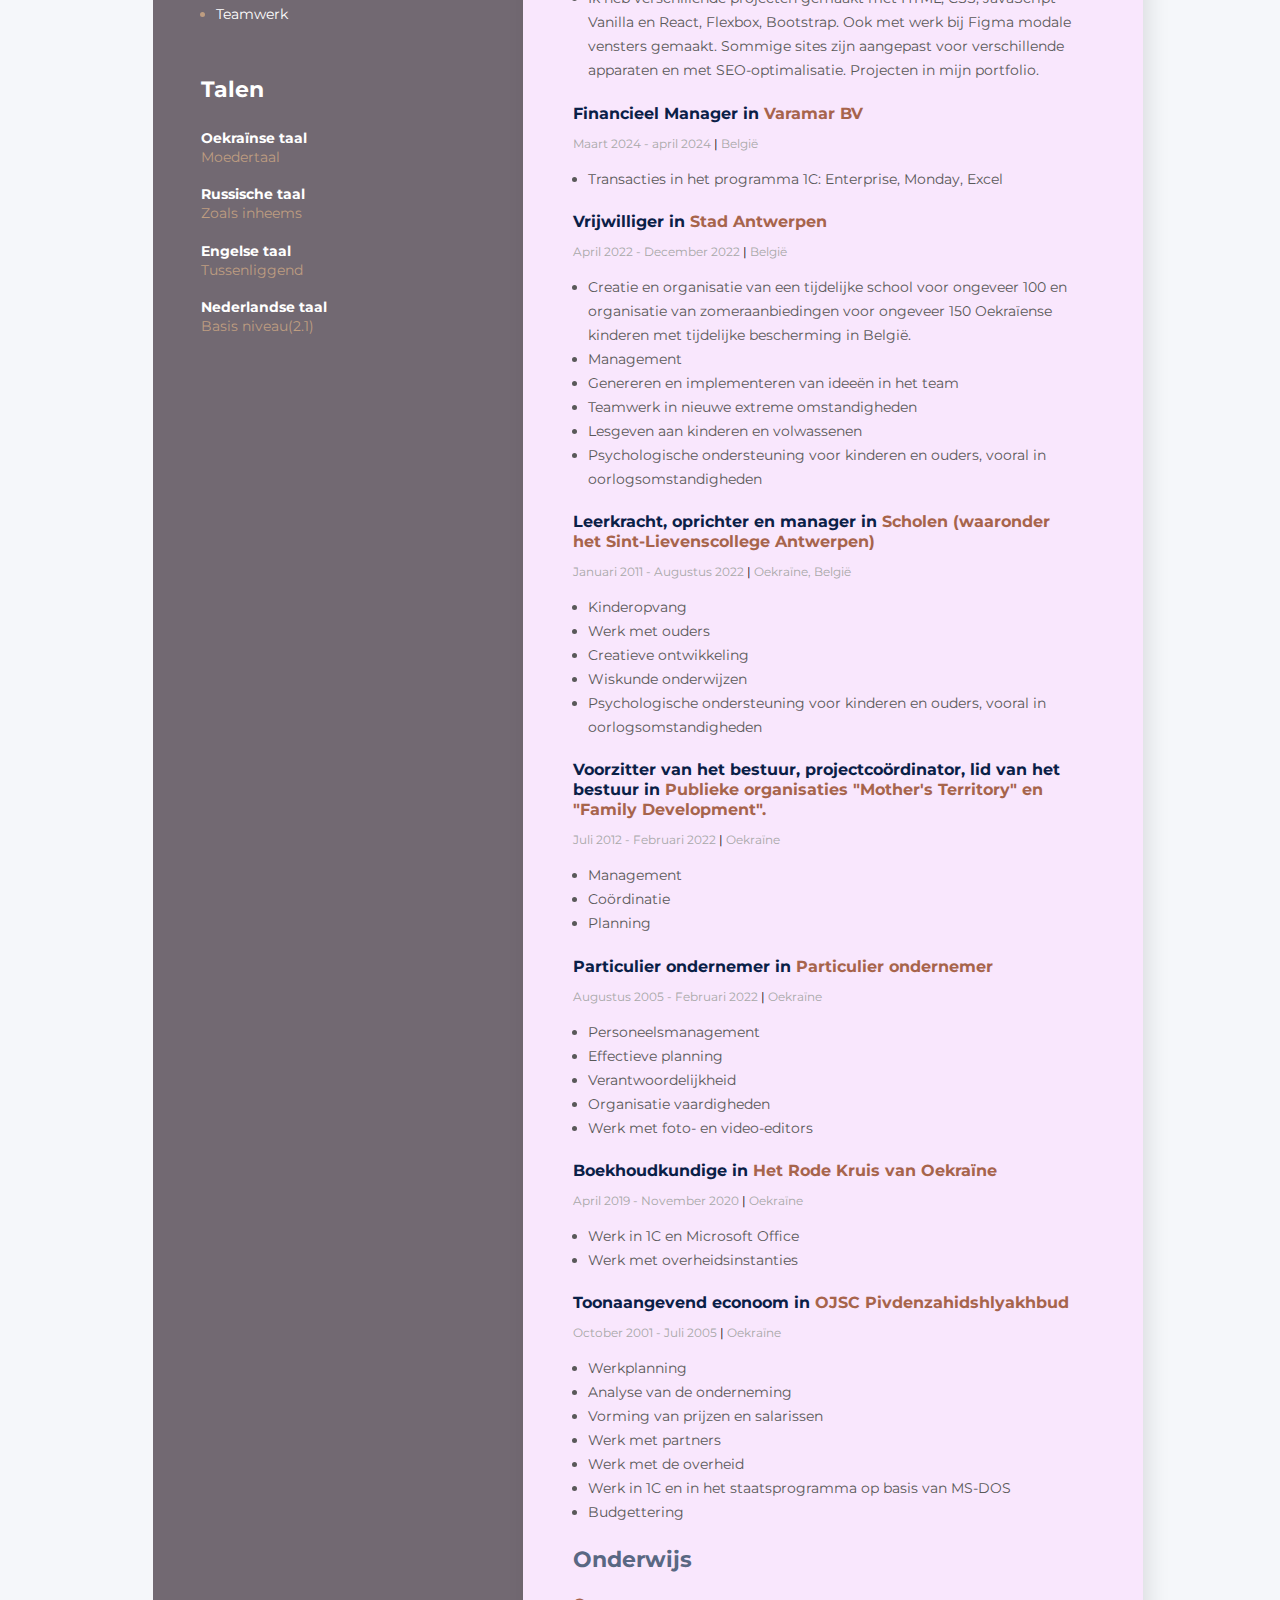
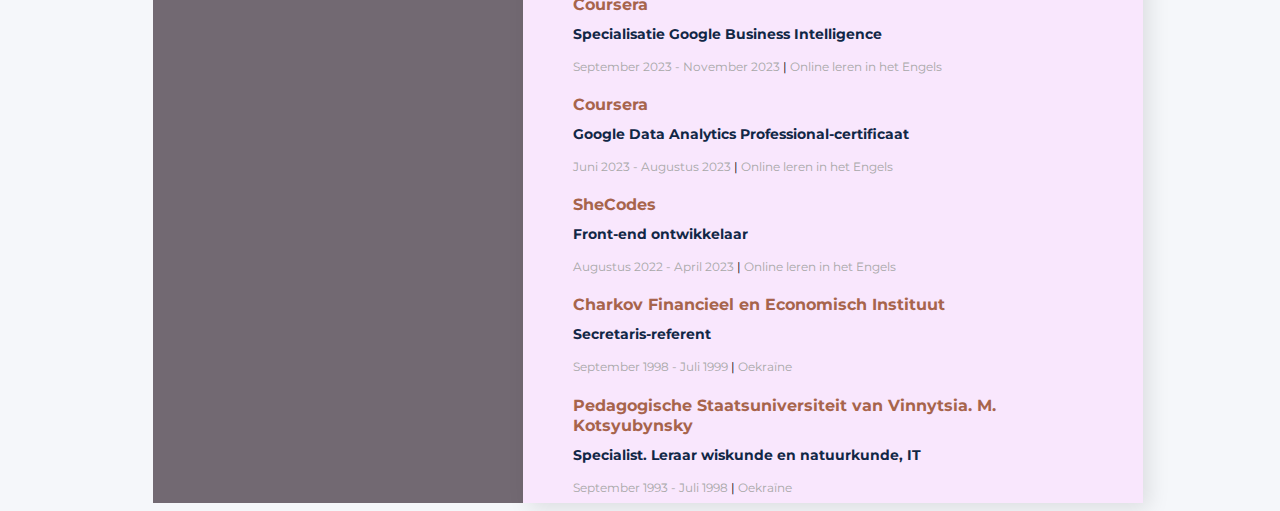
<file: indexne.html>
<!DOCTYPE html>
<html lang="en">
<head>
    <meta charset="UTF-8">
    <meta http-equiv="X-UA-Compatible" content="IE=edge">
    <meta name="viewport" content="width=device-width, initial-scale=1.0">
    <link rel="preconnect" href="https://fonts.googleapis.com">
    <link rel="preconnect" href="https://fonts.gstatic.com" crossorigin>
    <link href="https://fonts.googleapis.com/css2?family=Montserrat:wght@400;600;700&display=swap" rel="stylesheet">
    <link rel="preconnect" href="https://fonts.googleapis.com">
    <link rel="preconnect" href="https://fonts.gstatic.com" crossorigin>
    <link href="https://fonts.googleapis.com/css2?family=MonteCarlo&family=Montserrat:wght@400;600;700&display=swap" rel="stylesheet">
    <link rel="stylesheet" href="styles/styles.css">
    <title>CV LL</title>
</head>
<body>
  <!-- main -->
<div class="main">
    <!-- main content -->
<div class="main-content">
    <div>
    <a href="/files/CV Liudmyla Leroy.pdf" target="_blank" class="download">Download CV in PDF</a>
    <a href="index.html" target="_blank" class="language">CV in English</a>
    <a href="indexua.html" target="_blank" class="language">CV українською</a>
    </div>
    <!-- about user-->
    <div class="about">
        <h2 class="about-position">
            Data-analist, econoom, financier
        <br> Manager
        <br> Front-end ontwikkelaar
        </h2>
        <p class="country">uit Oekraïne, gevestigd in Antwerpen, België</p>
        <h1 class="about-name">
           Liudmyla Leroy
        </h1>
        <p class="about-description">
            Ik hou van kinderen en cijfers. 
            <br> Als wiskundige zie ik de schoonheid van deze wereld. 
            <br> Als natuurkundige zie ik de fundamenten van het bestaan. 
            <br> Als leerkracht begrijp ik de kracht van kennis en ontwikkeling. 
            <br> Als programmeur creëer, vul, ontwikkel, leer ik deze wereld nog beter kennen.
            <br> Als econoom en analist analyseer ik alles, maak het begrijpelijk en help ik belangrijke conclusies en plannen te maken.
            <br> Als persoon streef ik ernaar om deze wereld te verbeteren.
        </p>
        <div class="box-looking">
            <p class="looking">
                Waar ben ik naar op zoek?
            </p>
            <p class="about-looking">
                Ik ben op zoek naar een team van gelijkgestemde mensen met wie ik graag samenwerk en goede en nuttige dingen doe.
                <br>Nu zou ik de voorkeur geven aan data-analyse, business intelligence of programmeren. En ook het externe formaat van werken.
                <br>Maar ik houd ook van lesgeven en organiseren.
            </p>
        </div>
        <br>
        <div class="box-can-do">
            <p class="can-do">
                Wat kan ik voor u doen?
            </p>
            <p class="about-can-do">
                Als econoom, oprichter en manager was ik werkzaam op het gebied van:
                <br><br>-logistiek (wegtransport), 
                <br>-constructie (snelwegen, metaal-kunststof constructies, externe en interne reparaties van gebouwen),
                <br>-onderwijs (lessen wiskunde, informatica, aardrijkskunde en astronomie, lessen modeshows, acteervaardigheden, ontwerp en maatwerk, fotoposeren).
                <br><br>Ik produceerde ideeën, organiseerde processen, voerde actieve communicatie met partners, stelde contracten op, wettelijke documenten, ontwikkelde tariefroosters voor salarissen, berekende berekeningen, vormde de prijs, voorspelde het economische succes van de mogelijke acties van het bedrijf. Hierdoor kan ik op basis van mijn ruime ervaring prima data-analyse doen, onder meer met Excel, Microsoft en Google tools. En ook met nieuwe vaardigheden voor het werken met SQL, R, Tableau, PowerBI, Python.
                <br>Handel snel en accuraat in kritieke situaties. 
                <br><br>Als webontwikkelaar kan ik sites maken met HTML, CSS en frameworks en deze aanpassen voor verschillende apparaten. Kennismaking met Figma. Ik studeer JavaScript hard. Mijn universitaire kennis van algoritmen en de basisprincipes van Java helpt veel. Ik hou van if-else, ik ken operators, loops en arrays goed. Ik werk met API. Ik ken Vanilla JavaScript beter en ik leer React.
            </p>
        </div>
    </div>
    <!-- projects -->
    <div class="projects">
        <h3 class="title">
        Portfolio
        </h3>
        <a href="https://portfolio-liudmyla-leroy.netlify.app" target="_blank" title="Portfolio Liudmyla Leroy" class="portfolio-link"> Mijn portfolio kunt u hier bekijken </a>
    <!--    <ol class="project-list">
            <li class="projects-item"> 
                <span class="project">
                   <a href="https://animated-fairy-66baad.netlify.app" class="project-link">Weather</a>
                   .................................................. 
                           <span class="projekt-bracket">
                                [
                            </span> 
                            HTML5, CSS3, JavaScript, API
                            <span class="projekt-bracket">
                                ]
                            </span>
                </span>
               </li>
           <li class="projects-item"> 
            <span class="project">
               <a href="https://ukrainian-borscht.netlify.app/" class="project-link">Ukrainian borscht</a>
               ....................................... 
                       <span class="projekt-bracket">
                            [
                        </span> 
                        HTML5, CSS3, JavaScript
                        <span class="projekt-bracket">
                            ]
                        </span>
            </span>
           </li>
           <li class="projects-item">
            <span class="project">
               <a href="https://banderoukrgus.netlify.app/" class="project-link">Banderoukrgus</a>
               ............................................
                        <span class="projekt-bracket">
                            [
                        </span>
                        HTML5, CSS3, JavaScript 
                        <span class="projekt-bracket">
                            ]
                        </span>
            </span>
           </li>
           
        </ol>-->
    </div>
    <!-- work -->
    <div class="work">
        <h3 class="title"> Werkervaring </h3>
        <!-- company 1-->
        <div>
            <h4 class="work-position">
                Data-analist, Business Intelligence, Front-End Developer in
                <span class="organization">
                    Workshops en Pet Projects
                </span>
            </h4>
            <p class="period">
                Augustus 2022 - tot nu
                <span class="line">
                    |
                </span>
                Online
            </p>
            <ul class="work-list">
                <li class="work-list-item">Ik heb onderzoek en datavisualisatie met behulp van spreadsheets, R, BigQuery, Tableau, PowerBI en Google Slides. Projecten in mijn portfolio.</li>
                <li class="work-list-item">Ik heb verschillende projecten gemaakt met HTML, CSS, JavaScript Vanilla en React, Flexbox, Bootstrap. Ook met werk bij Figma modale vensters gemaakt. Sommige sites zijn aangepast voor verschillende apparaten en met SEO-optimalisatie. Projecten in mijn portfolio.</li>
            </ul>
        </div>
        <!-- company 2-->
        <div>
            <h4 class="work-position">
                Financieel Manager in
                <span class="organization">
                    Varamar BV
                </span>
            </h4>
            <p class="period">
                Maart 2024 - april 2024
                <span class="line">
                    |
                </span>
                België
            </p>
            <ul class="work-list">
                <li class="work-list-item">Transacties in het programma 1C: Enterprise, Monday, Excel</li>
            </ul>
        </div>
        <!-- company 3-->
        <div>
            <h4 class="work-position">
                Vrijwilliger in
                <span class="organization">
                    Stad Antwerpen
                </span>
            </h4>
            <p class="period">
                April 2022 - December 2022
                <span class="line">
                    |
                </span>
                België
            </p>
            <ul class="work-list">
                <li class="work-list-item">Creatie en organisatie van een tijdelijke school voor ongeveer 100 en organisatie van zomeraanbiedingen voor ongeveer 150 Oekraïense kinderen met tijdelijke bescherming in België.</li>
                <li class="work-list-item">Management</li>
                <li class="work-list-item">Genereren en implementeren van ideeën in het team</li>
                <li class="work-list-item">Teamwerk in nieuwe extreme omstandigheden</li>
                <li class="work-list-item">Lesgeven aan kinderen en volwassenen</li>
                <li class="work-list-item">Psychologische ondersteuning voor kinderen en ouders, vooral in oorlogsomstandigheden</li>
            </ul> 
               
            </ul>
        </div>
        <!-- company 4-->
        <div>
            <h4 class="work-position">
                Leerkracht, oprichter en manager in
                <span class="organization">
                    Scholen (waaronder het Sint-Lievenscollege Antwerpen)
                </span>
            </h4>
            <p class="period">
                Januari 2011 - Augustus 2022
                <span class="line">
                    |
                </span>
                Oekraïne, België
            </p>
            <ul class="work-list">
                <li class="work-list-item">Kinderopvang</li>
                <li class="work-list-item">Werk met ouders</li>
                <li class="work-list-item">Creatieve ontwikkeling</li>
                <li class="work-list-item">Wiskunde onderwijzen</li>
                <li class="work-list-item">Psychologische ondersteuning voor kinderen en ouders, vooral in oorlogsomstandigheden</li>
            </ul> 
        </div>    
        <!-- company 5-->
        <div>
            <h4 class="work-position">
                Voorzitter van het bestuur, projectcoördinator, lid van het bestuur in
                <span class="organization">
                    Publieke organisaties "Mother's Territory" en "Family Development".
                </span>
            </h4>
            <p class="period">
                Juli 2012 - Februari 2022
                <span class="line">
                    |
                </span>
                Oekraïne
            </p>
            <ul class="work-list">
                <li class="work-list-item">Management</li>
                <li class="work-list-item">Coördinatie</li>
                <li class="work-list-item">Planning</li>
            </ul>
        </div>
        <!-- company 6-->
        <div>
            <h4 class="work-position">
                Particulier ondernemer in
                <span class="organization">
                    Particulier ondernemer 
                </span>
            </h4>
            <p class="period">
                Augustus 2005 - Februari 2022
                <span class="line">
                    |
                </span>
                Oekraïne
            </p>
            <ul class="work-list">
                <li class="work-list-item">Personeelsmanagement</li>
                <li class="work-list-item">Effectieve planning</li>
                <li class="work-list-item">Verantwoordelijkheid</li>
                <li class="work-list-item">Organisatie vaardigheden</li>
                <li class="work-list-item">Werk met foto- en video-editors</li>
            </ul> 
        </div>
        <!-- company 7-->
        <div>
            <h4 class="work-position">
                Boekhoudkundige in
                <span class="organization">
                    Het Rode Kruis van Oekraïne
                </span>
            </h4>
            <p class="period">
                April 2019 - November 2020
                <span class="line">
                    |
                </span>
                Oekraïne
            </p>
            <ul class="work-list">
                <li class="work-list-item">Werk in 1C en Microsoft Office</li>
                <li class="work-list-item">Werk met overheidsinstanties</li>
                
            </ul> 
        </div>
        <!-- company 8-->
        <div>
            <h4 class="work-position">
                Toonaangevend econoom in
                <span class="organization">
                    OJSC Pivdenzahidshlyakhbud
                </span>
            </h4>
            <p class="period">
                October 2001 - Juli 2005
                <span class="line">
                    |
                </span>
                Oekraïne
            </p>
            <ul class="work-list">
                <li class="work-list-item">Werkplanning</li>
                <li class="work-list-item">Analyse van de onderneming</li>
                <li class="work-list-item">Vorming van prijzen en salarissen</li>
                <li class="work-list-item">Werk met partners</li>
                <li class="work-list-item">Werk met de overheid</li>
                <li class="work-list-item">Werk in 1C en in het staatsprogramma op basis van MS-DOS</li>
                <li class="work-list-item">Budgettering</li>
            </ul> 
        </div>
    </div>
    <!-- education -->
    <div class="education">
        <h3 class="title">Onderwijs</h3>
        <!-- education 1-->
        <h4 class="organization">      
            Coursera
        </h4>
        <h5>Specialisatie Google Business Intelligence</h5>
        <p class="period">
            September 2023 - November 2023
            <span class="line">
                |
            </span>
            Online leren in het Engels
        <!-- education 2-->
        <h4 class="organization">      
            Coursera
        </h4>
        <h5>Google Data Analytics Professional-certificaat</h5>
        <p class="period">
            Juni 2023 - Augustus 2023
            <span class="line">
                |
            </span>
            Online leren in het Engels
        <!-- education 3-->
        <h4 class="organization">      
            SheCodes 
        </h4>
        <h5>Front-end ontwikkelaar</h5>
        <p class="period">
            Augustus 2022 - April 2023
            <span class="line">
                |
            </span>
            Online leren in het Engels
        <!-- education 4-->
        <h4 class="organization">      
            Charkov Financieel en Economisch Instituut
        </h4>
        <h5>Secretaris-referent</h5>
        <p class="period">
            September 1998 - Juli 1999
            <span class="line">
                |
            </span>
            Oekraïne
        <!-- education 5-->
        <h4 class="organization">
            Pedagogische Staatsuniversiteit van Vinnytsia. M. Kotsyubynsky
        </h4>
        <h5>Specialist. Leraar wiskunde en natuurkunde, IT</h5>
        <p class="period">
            September 1993 - Juli 1998
            <span class="line">
                |
            </span>
            Oekraïne
        </p>
    </div>
    
</div>
<!-- sidebar -->
<aside class="sidebar">
    <img src="img/LiuLer .jpg" alt="user photo" class="photo">
    <!--contacts-->
    <div class="contacts">
        <h3 class="sidebar-title">Contacten</h3>
        <div>
            <!--<p>
                <span class="contact-type">
                    T: 
                </span>
                <a href="tel:+32465134501" class="contact-link"> +32465134501</a>
                <br>
                <a href="tel:+380984752430" class="contact-link-1"> +380984752430</a>
            </p>-->
            <p>
                <span class="contact-type">
                    E:
                </span>
                <a href="mailto:leroyliudmyla@gmail.com" class="contact-link"> leroyliudmyla@gmail.com</a>
            </p>
            <p>
                <span class="contact-type">
                    in:
                </span>
                <a href="https://www.linkedin.com/in/liudmyla-leroy/" class="contact-link">linkedin.com/in/liudmyla-leroy</a>
            </p>
        </div>
    </div>
    <!--tech skills-->
    <div class="tech-skills">
    <h3 class="sidebar-title">Technische vaardigheden</h3>
    <ul class="list">
        <li class="iten"><span class="skills-text">MS Office(Excel)</span></li>
        <li class="iten"><span class="skills-text">Tableau</span></li>
        <li class="iten"><span class="skills-text">R</span></li>
        <li class="iten"><span class="skills-text">SQL</span></li>
        <li class="iten"><span class="skills-text">BigQuery</span></li>
        <li class="iten"><span class="skills-text">PowerBI</span></li>
        <li class="iten"><span class="skills-text">Python</span></li>
        <li class="iten"><span class="skills-text">ETL</span></li>
        <li class="iten"><span class="skills-text">Datamodellering</span>
            <li class="iten"><span class="skills-text">Datagedreven besluitvorming</span>
        <li class="iten"><span class="skills-text">HTML5</span></li>
        <li class="iten"><span class="skills-text">CSS3</span></li>
        <li class="iten"><span class="skills-text">JavaScript</span></li> 
        <li class="iten"><span class="skills-text">GIT</span></li>
        <li class="iten"><span class="skills-text">GitHub</span></li>
        <li class="iten"><span class="skills-text">Hosting</span></li>
        <li class="iten"><span class="skills-text">API</span></li>
        <li class="iten"><span class="skills-text">AJAX</span></li>
        <li class="iten"><span class="skills-text">Responsive</span></li>
        <li class="iten"><span class="skills-text">Figma</span></li>
        <li class="iten"><span class="skills-text">SEO</span></li>
        <li class="iten"><span class="skills-text">Flexbox</span></li>
        <li class="iten"><span class="skills-text">Bootstrap</span></li>
        <li class="iten"><span class="skills-text">VS</span></li>
        <li class="iten"><span class="skills-text">QA-engineer</span></li>
        <li class="iten"><span class="skills-text">React.js</span></li>
        <!--<li class="iten"><span class="skills-text">Node.js</span></li>-->
        <li class="iten"><span class="skills-text">1-C.Boekhouding</span></li>   
    </ul>
    </div>
    <!--soft skills-->
    <div class="soft-skills">
        <h3 class="sidebar-title">Zachte vaardigheden</h3>
        <ul class="list">
            <li class="iten"><span class="skills-text">Hoge emotionele intelligentie</span></li>
            <li class="iten"><span class="skills-text">Sterk logisch denken</span></li>
            <li class="iten"><span class="skills-text">Verantwoordelijkheid</span></li>
            <li class="iten"><span class="skills-text">Leiderschapskwaliteiten</span></li>
            <li class="iten"><span class="skills-text">Creativiteit</span></li>
            <li class="iten"><span class="skills-text">Teamwerk</span></li>
        </ul>
    </div>
    <!--languages-->
    <div class="languages">
        <h3 class="sidebar-title">Talen</h3>
        <!-- language 1-->
        <h6>Oekraïnse taal</h6>
        <p class="level">
            Moedertaal
        </p>
        <!-- language 2-->
        <h6>Russische taal</h6>
        <p class="level">
            Zoals inheems
        </p>
        <!-- language 3-->
        <h6>Engelse taal</h6>
        <p class="level">
            Tussenliggend
        </p>
        <!-- language 4-->
        <h6>Nederlandse taal</h6>
        <p class="level">
            Basis niveau(2.1)
        </p>
    </div>
</aside>
</div>
</body>
</html>
</file>
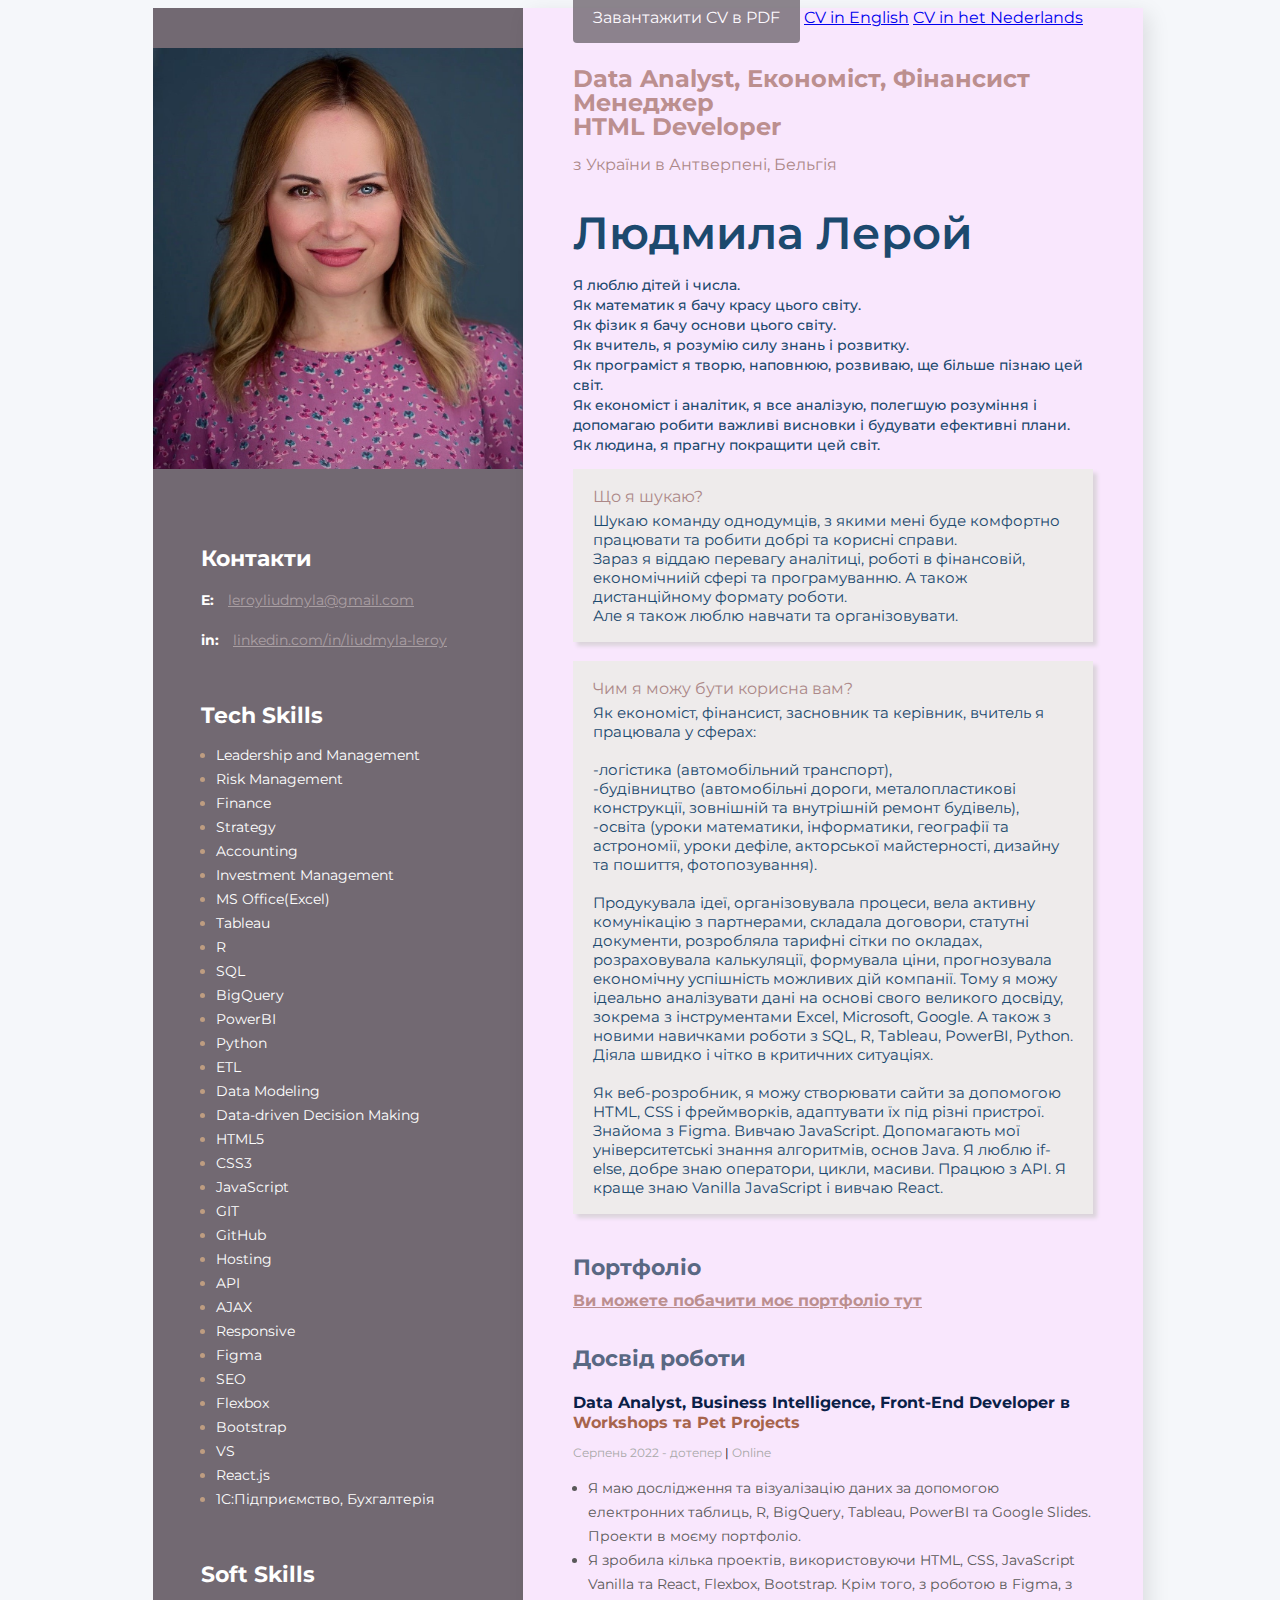
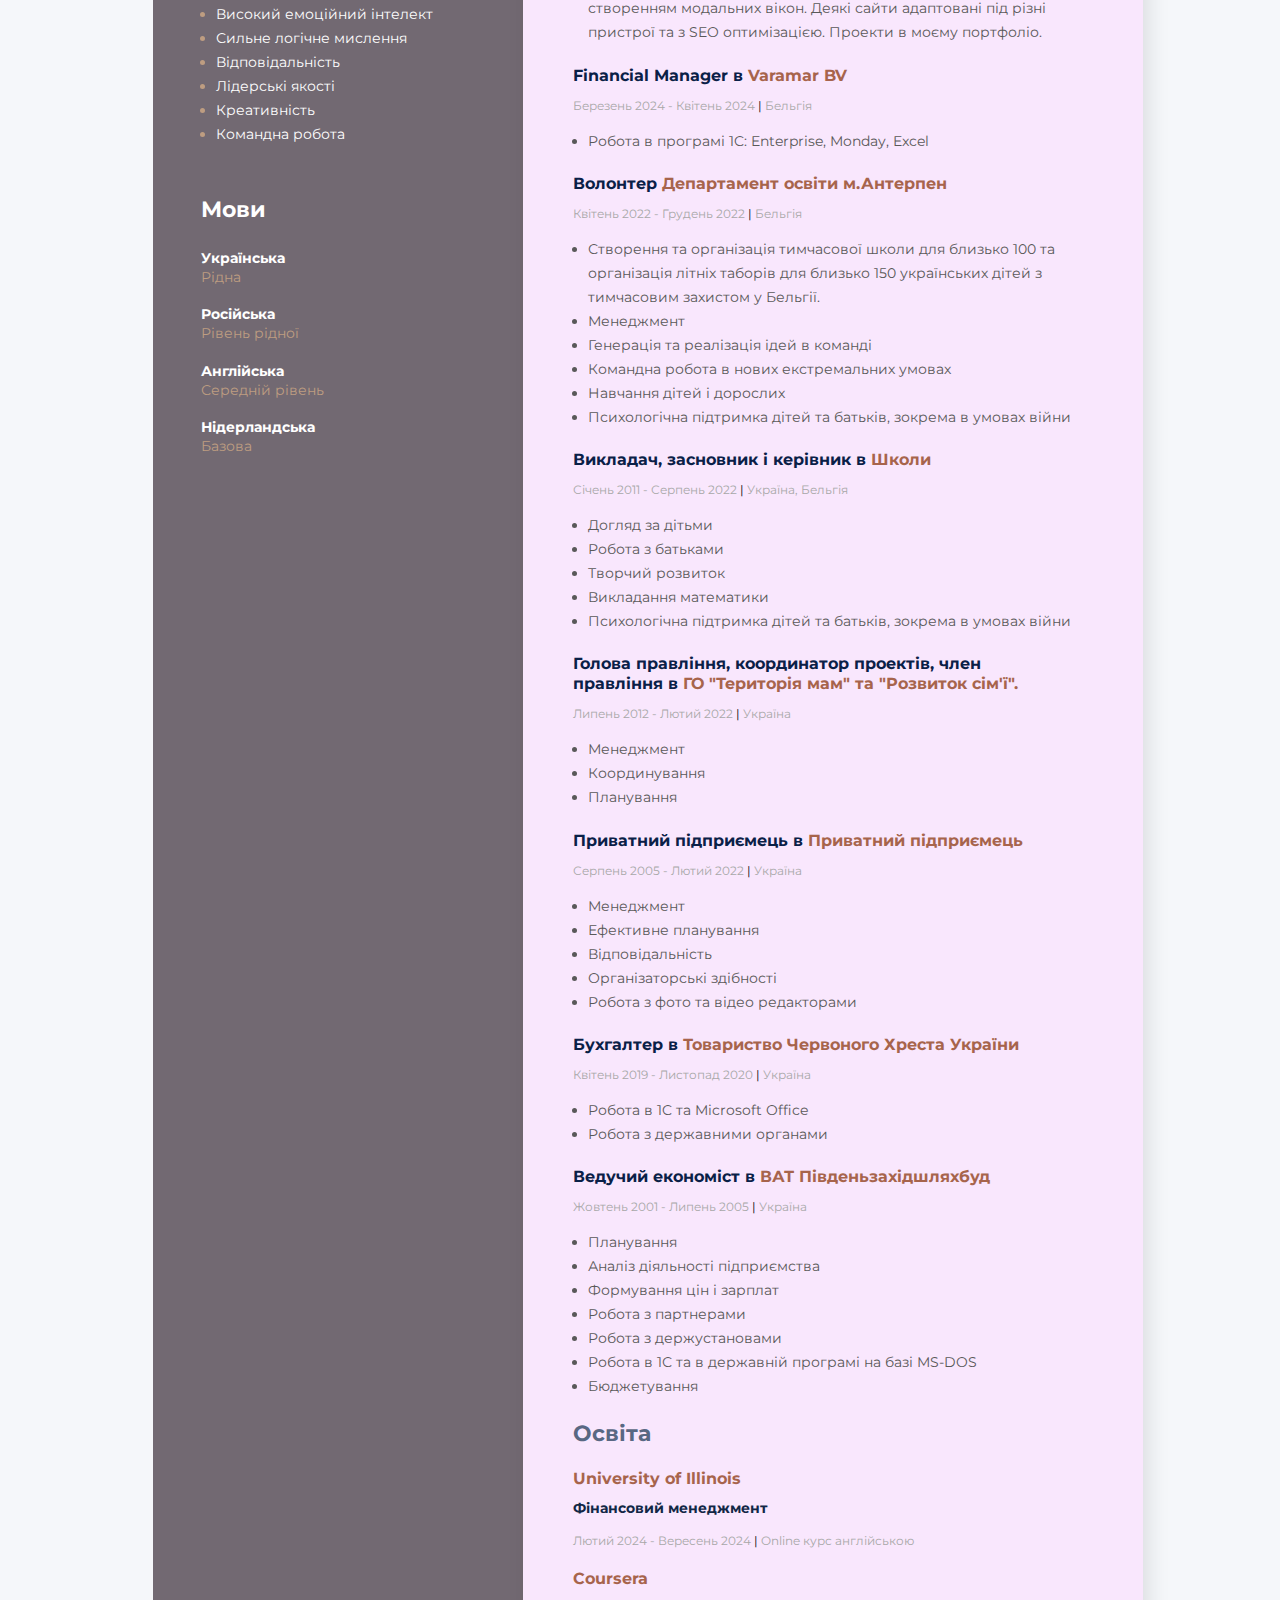
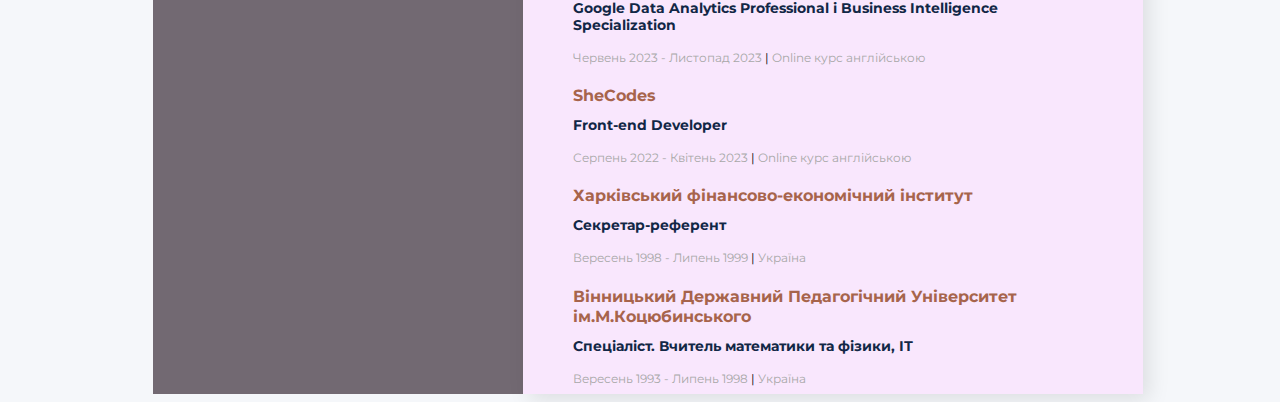
<file: indexua.html>
<!DOCTYPE html>
<html lang="en">
<head>
    <meta charset="UTF-8">
    <meta http-equiv="X-UA-Compatible" content="IE=edge">
    <meta name="viewport" content="width=device-width, initial-scale=1.0">
    <link rel="preconnect" href="https://fonts.googleapis.com">
    <link rel="preconnect" href="https://fonts.gstatic.com" crossorigin>
    <link href="https://fonts.googleapis.com/css2?family=Montserrat:wght@400;600;700&display=swap" rel="stylesheet">
    <link rel="preconnect" href="https://fonts.googleapis.com">
    <link rel="preconnect" href="https://fonts.gstatic.com" crossorigin>
    <link href="https://fonts.googleapis.com/css2?family=MonteCarlo&family=Montserrat:wght@400;600;700&display=swap" rel="stylesheet">
    <link rel="stylesheet" href="styles/styles.css">
    <title>CV LL</title>
</head>
<body>
  <!-- main -->
<div class="main">
    <!-- main content -->
<div class="main-content">
    <div>
    <a href="/files/CV LL UA.pdf" target="_blank" class="download">Завантажити CV в PDF</a>
    <a href="index.html" target="_blank" class="language">CV in English</a>
    <a href="indexne.html" target="_blank" class="language">CV in het Nederlands</a>
    </div>
    <!-- about user-->
    <div class="about">
        <h2 class="about-position">
         Data Analyst, Економіст, Фінансист
        <br> Менеджер
        <br> HTML Developer
        </h2>
        <p class="country">з України в Антверпені, Бельгія</p>
        <h1 class="about-name">
           Людмила Лерой
        </h1>
        <p class="about-description">
            Я люблю дітей і числа. 
            <br> Як математик я бачу красу цього світу. 
            <br> Як фізик я бачу основи цього світу. 
            <br> Як вчитель, я розумію силу знань і розвитку. 
            <br> Як програміст я творю, наповнюю, розвиваю, ще більше пізнаю цей світ.
            <br> Як економіст і аналітик, я все аналізую, полегшую розуміння і допомагаю робити важливі висновки і будувати ефективні плани.
            <br> Як людина, я прагну покращити цей світ.
        </p>
        <div class="box-looking">
            <p class="looking">
                Що я шукаю?
            </p>
            <p class="about-looking">
                Шукаю команду однодумців, з якими мені буде комфортно працювати та робити добрі та корисні справи.
                <br>Зараз я віддаю перевагу аналітиці, роботі в фінансовій, економічниій сфері та програмуванню. А також дистанційному формату роботи.
                <br>Але я також люблю навчати та організовувати.
            </p>
        </div>
        <br>
        <div class="box-can-do">
            <p class="can-do">
                Чим я можу бути корисна вам?
            </p>
            <p class="about-can-do">
                Як економіст, фінансист, засновник та керівник, вчитель я працювала у сферах:
                <br><br>-логістика (автомобільний транспорт), 
                <br>-будівництво (автомобільні дороги, металопластикові конструкції, зовнішній та внутрішній ремонт будівель),
                <br>-освіта (уроки математики, інформатики, географії та астрономії, уроки дефіле, акторської майстерності, дизайну та пошиття, фотопозування).
                <br><br>Продукувала ідеї, організовувала процеси, вела активну комунікацію з партнерами, складала договори, статутні документи, розробляла тарифні сітки по окладах, розраховувала калькуляції, формувала ціни, прогнозувала економічну успішність можливих дій компанії. Тому я можу ідеально аналізувати дані на основі свого великого досвіду, зокрема з інструментами Excel, Microsoft, Google. А також з новими навичками роботи з SQL, R, Tableau, PowerBI, Python.
                <br>Діяла швидко і чітко в критичних ситуаціях. 
                <br><br>Як веб-розробник, я можу створювати сайти за допомогою HTML, CSS і фреймворків, адаптувати їх під різні пристрої. Знайома з Figma. Вивчаю JavaScript. Допомагають мої університетські знання алгоритмів, основ Java. Я люблю if-else, добре знаю оператори, цикли, масиви. Працюю з API. Я краще знаю Vanilla JavaScript і вивчаю React.
            </p>
        </div>
    </div>
    <!-- projects -->
    <div class="projects">
        <h3 class="title">
        Портфоліо
        </h3>
        <a href="https://portfolio-liudmyla-leroy.netlify.app" target="_blank" title="Portfolio Liudmyla Leroy" class="portfolio-link"> Ви можете побачити моє портфоліо тут </a>
    <!--    <ol class="project-list">
            <li class="projects-item"> 
                <span class="project">
                   <a href="https://animated-fairy-66baad.netlify.app" class="project-link">Weather</a>
                   .................................................. 
                           <span class="projekt-bracket">
                                [
                            </span> 
                            HTML5, CSS3, JavaScript, API
                            <span class="projekt-bracket">
                                ]
                            </span>
                </span>
               </li>
           <li class="projects-item"> 
            <span class="project">
               <a href="https://ukrainian-borscht.netlify.app/" class="project-link">Ukrainian borscht</a>
               ....................................... 
                       <span class="projekt-bracket">
                            [
                        </span> 
                        HTML5, CSS3, JavaScript
                        <span class="projekt-bracket">
                            ]
                        </span>
            </span>
           </li>
           <li class="projects-item">
            <span class="project">
               <a href="https://banderoukrgus.netlify.app/" class="project-link">Banderoukrgus</a>
               ............................................
                        <span class="projekt-bracket">
                            [
                        </span>
                        HTML5, CSS3, JavaScript 
                        <span class="projekt-bracket">
                            ]
                        </span>
            </span>
           </li>
           
        </ol>-->
    </div>
    <!-- work -->
    <div class="work">
        <h3 class="title"> Досвід роботи </h3>
        <!-- company 1-->
        <div>
            <h4 class="work-position">
                Data Analyst, Business Intelligence, Front-End Developer в
                <span class="organization">
                    Workshops та Pet Projects
                </span>
            </h4>
            <p class="period">
                Серпень 2022 - дотепер
                <span class="line">
                    |
                </span>
                Online
            </p>
            <ul class="work-list">
                <li class="work-list-item">Я маю дослідження та візуалізацію даних за допомогою електронних таблиць, R, BigQuery, Tableau, PowerBI та Google Slides. Проекти в моєму портфоліо.</li>
                <li class="work-list-item">Я зробила кілька проектів, використовуючи HTML, CSS, JavaScript Vanilla та React, Flexbox, Bootstrap. Крім того, з роботою в Figma, з створенням модальних вікон. Деякі сайти адаптовані під різні пристрої та з SEO оптимізацією. Проекти в моєму портфоліо.</li>
            </ul>
        </div>
        <!-- company 2-->
        <div>
            <h4 class="work-position">
                Financial Manager в
                <span class="organization">
                    Varamar BV
                </span>
            </h4>
            <p class="period">
                Березень 2024 - Квітень 2024
                <span class="line">
                    |
                </span>
                Бельгія
            </p>
            <ul class="work-list">
                <li class="work-list-item">Робота в програмі 1C: Enterprise, Monday, Excel</li>
            </ul>
        </div>
        <!-- company 3-->
        <div>
            <h4 class="work-position">
                Волонтер
                <span class="organization">
                    Департамент освіти м.Антерпен
                </span>
            </h4>
            <p class="period">
                Квітень 2022 - Грудень 2022
                <span class="line">
                    |
                </span>
                Бельгія
            </p>
            <ul class="work-list">
                <li class="work-list-item">Створення та організація тимчасової школи для близько 100 та організація літніх таборів для близько 150 українських дітей з тимчасовим захистом у Бельгії.</li>
                <li class="work-list-item">Менеджмент</li>
                <li class="work-list-item">Генерація та реалізація ідей в команді</li>
                <li class="work-list-item">Командна робота в нових екстремальних умовах</li>
                <li class="work-list-item">Навчання дітей і дорослих</li>
                <li class="work-list-item">Психологічна підтримка дітей та батьків, зокрема в умовах війни</li>
            </ul> 
               
            </ul>
        </div>
        <!-- company 4-->
        <div>
            <h4 class="work-position">
                Викладач, засновник і керівник в
                <span class="organization">
                    Школи
                </span>
            </h4>
            <p class="period">
                Січень 2011 - Серпень 2022
                <span class="line">
                    |
                </span>
                Україна, Бельгія
            </p>
            <ul class="work-list">
                <li class="work-list-item">Догляд за дітьми</li>
                <li class="work-list-item">Робота з батьками</li>
                <li class="work-list-item">Творчий розвиток</li>
                <li class="work-list-item">Викладання математики</li>
                <li class="work-list-item">Психологічна підтримка дітей та батьків, зокрема в умовах війни</li>
            </ul> 
        </div>    
        <!-- company 5-->
        <div>
            <h4 class="work-position">
                Голова правління, координатор проектів, член правління в
                <span class="organization">
                    ГО "Територія мам" та "Розвиток сім'ї".
                </span>
            </h4>
            <p class="period">
                Липень 2012 - Лютий 2022
                <span class="line">
                    |
                </span>
                Україна
            </p>
            <ul class="work-list">
                <li class="work-list-item">Менеджмент</li>
                <li class="work-list-item">Координування</li>
                <li class="work-list-item">Планування</li>
            </ul>
        </div>
        <!-- company 6-->
        <div>
            <h4 class="work-position">
                Приватний підприємець в
                <span class="organization">
                    Приватний підприємець
                </span>
            </h4>
            <p class="period">
                Серпень 2005 - Лютий 2022
                <span class="line">
                    |
                </span>
                Україна
            </p>
            <ul class="work-list">
                <li class="work-list-item">Менеджмент</li>
                <li class="work-list-item">Ефективне планування</li>
                <li class="work-list-item">Відповідальність</li>
                <li class="work-list-item">Організаторські здібності</li>
                <li class="work-list-item">Робота з фото та відео редакторами</li>
            </ul> 
        </div>
        <!-- company 7-->
        <div>
            <h4 class="work-position">
                Бухгалтер в
                <span class="organization">
                    Товариство Червоного Хреста України
                </span>
            </h4>
            <p class="period">
                Квітень 2019 - Листопад 2020
                <span class="line">
                    |
                </span>
                Україна
            </p>
            <ul class="work-list">
                <li class="work-list-item">Робота в 1C та Microsoft Office</li>
                <li class="work-list-item">Робота з державними органами</li>
                
            </ul> 
        </div>
        <!-- company 8-->
        <div>
            <h4 class="work-position">
                Ведучий економіст в
                <span class="organization">
                    ВАТ Південьзахідшляхбуд
                </span>
            </h4>
            <p class="period">
                Жовтень 2001 - Липень 2005
                <span class="line">
                    |
                </span>
                Україна
            </p>
            <ul class="work-list">
                <li class="work-list-item">Планування</li>
                <li class="work-list-item">Аналіз діяльності підприємства</li>
                <li class="work-list-item">Формування цін і зарплат</li>
                <li class="work-list-item">Робота з партнерами</li>
                <li class="work-list-item">Робота з держустановами</li>
                <li class="work-list-item">Робота в 1С та в державній програмі на базі MS-DOS</li>
                <li class="work-list-item">Бюджетування</li>
            </ul> 
        </div>
    </div>
    <!-- education -->
    <div class="education">
        <h3 class="title">Освіта</h3>
        <!-- education 1-->
        <h4 class="organization">      
            University of Illinois
        </h4>
        <h5>Фінансовий менеджмент</h5>
        <p class="period">
            Лютий 2024 - Вересень 2024
            <span class="line">
                |
            </span>
            Online курс англійською
        <!-- education 2-->
        <h4 class="organization">      
            Coursera
        </h4>
        <h5>Google Data Analytics Professional і Business Intelligence Specialization</h5>
        <p class="period">
            Червень 2023 - Листопад 2023
            <span class="line">
                |
            </span>
            Online курс англійською
        <!-- education 3-->
        <h4 class="organization">      
            SheCodes 
        </h4>
        <h5>Front-end Developer</h5>
        <p class="period">
            Серпень 2022 - Квітень 2023
            <span class="line">
                |
            </span>
            Online курс англійською
        <!-- education 4-->
        <h4 class="organization">      
            Харківський фінансово-економічний інститут
        </h4>
        <h5>Секретар-референт</h5>
        <p class="period">
            Вересень 1998 - Липень 1999
            <span class="line">
                |
            </span>
            Україна
        <!-- education 5-->
        <h4 class="organization">
            Вінницький Державний Педагогічний Університет ім.М.Коцюбинського
        </h4>
        <h5>Спеціаліст. Вчитель математики та фізики, ІТ</h5>
        <p class="period">
            Вересень 1993 - Липень 1998
            <span class="line">
                |
            </span>
            Україна
        </p>
    </div>
    
</div>
<!-- sidebar -->
<aside class="sidebar">
    <img src="img/LiuLer .jpg" alt="user photo" class="photo">
    <!--contacts-->
    <div class="contacts">
        <h3 class="sidebar-title">Контакти</h3>
        <div>
            <!--<p>
                <span class="contact-type">
                    T: 
                </span>
                <a href="tel:+32465134501" class="contact-link"> +32465134501</a>
                <br>
                <a href="tel:+380984752430" class="contact-link-1"> +380984752430</a>
            </p>-->
            <p>
                <span class="contact-type">
                    E:
                </span>
                <a href="mailto:leroyliudmyla@gmail.com" class="contact-link"> leroyliudmyla@gmail.com</a>
            </p>
            <p>
                <span class="contact-type">
                    in:
                </span>
                <a href="https://www.linkedin.com/in/liudmyla-leroy/" class="contact-link">linkedin.com/in/liudmyla-leroy</a>
            </p>
        </div>
    </div>
    <!--tech skills-->
    <div class="tech-skills">
    <h3 class="sidebar-title">Tech Skills</h3>
    <ul class="list">
        <li class="iten"><span class="skills-text">Leadership and Management</span></li>
        <li class="iten"><span class="skills-text">Risk Management</span></li>
        <li class="iten"><span class="skills-text">Finance</span></li>
        <li class="iten"><span class="skills-text">Strategy</span></li>
        <li class="iten"><span class="skills-text">Accounting</span></li>
        <li class="iten"><span class="skills-text">Investment Management</span></li>
        <li class="iten"><span class="skills-text">MS Office(Excel)</span></li>
        <li class="iten"><span class="skills-text">Tableau</span></li>
        <li class="iten"><span class="skills-text">R</span></li>
        <li class="iten"><span class="skills-text">SQL</span></li>
        <li class="iten"><span class="skills-text">BigQuery</span></li>
        <li class="iten"><span class="skills-text">PowerBI</span></li>
        <li class="iten"><span class="skills-text">Python</span></li>
        <li class="iten"><span class="skills-text">ETL</span></li>
        <li class="iten"><span class="skills-text">Data Modeling</span>
            <li class="iten"><span class="skills-text">Data-driven Decision Making</span>
        <li class="iten"><span class="skills-text">HTML5</span></li>
        <li class="iten"><span class="skills-text">CSS3</span></li>
        <li class="iten"><span class="skills-text">JavaScript</span></li> 
        <li class="iten"><span class="skills-text">GIT</span></li>
        <li class="iten"><span class="skills-text">GitHub</span></li>
        <li class="iten"><span class="skills-text">Hosting</span></li>
        <li class="iten"><span class="skills-text">API</span></li>
        <li class="iten"><span class="skills-text">AJAX</span></li>
        <li class="iten"><span class="skills-text">Responsive</span></li>
        <li class="iten"><span class="skills-text">Figma</span></li>
        <li class="iten"><span class="skills-text">SEO</span></li>
        <li class="iten"><span class="skills-text">Flexbox</span></li>
        <li class="iten"><span class="skills-text">Bootstrap</span></li>
        <li class="iten"><span class="skills-text">VS</span></li>
        <li class="iten"><span class="skills-text">React.js</span></li>
        <!--<li class="iten"><span class="skills-text">Node.js</span></li>-->
        <li class="iten"><span class="skills-text">1С:Підприємство, Бухгалтерія</span></li>   
    </ul>
    </div>
    <!--soft skills-->
    <div class="soft-skills">
        <h3 class="sidebar-title">Soft Skills</h3>
        <ul class="list">
            <li class="iten"><span class="skills-text">Високий емоційний інтелект</span></li>
            <li class="iten"><span class="skills-text">Сильне логічне мислення</span></li>
            <li class="iten"><span class="skills-text">Відповідальність</span></li>
            <li class="iten"><span class="skills-text">Лідерські якості</span></li>
            <li class="iten"><span class="skills-text">Креативність</span></li>
            <li class="iten"><span class="skills-text">Командна робота</span></li>
        </ul>
    </div>
    <!--languages-->
    <div class="languages">
        <h3 class="sidebar-title">Мови</h3>
        <!-- language 1-->
        <h6>Українська</h6>
        <p class="level">
            Рідна
        </p>
        <!-- language 2-->
        <h6>Російська</h6>
        <p class="level">
            Рівень рідної
        </p>
        <!-- language 3-->
        <h6>Англійська</h6>
        <p class="level">
            Середній рівень
        </p>
        <!-- language 4-->
        <h6>Нідерландська</h6>
        <p class="level">
            Базова
        </p>
    </div>
</aside>
</div>
</body>
</html>
</file>
<file: styles/styles.css>
body {
    font-family: "Montserrat", sans-serif;
    background-color: #F5F7FA;
}
/*main styles*/
.main {
    display: flex;
    flex-direction: row-reverse;
    justify-content: center;
    width: 1280px;
    margin: 0 auto;
}
.download {
    text-decoration: none;
    background-color:#726972;
    padding: 16px 20px;
    border-radius: 4px;
    color:#FFF;
    opacity: 0.8;
}
.main-content {
    background-color: rgb(249, 231, 253);
    box-shadow: 6px 6px 20px rgba(0, 0, 0, 0.1);
    padding: 0px 50px;
    max-width: 520px;
}
/*about user styles*/
.about {
    color: #1c496e;
    margin-bottom: 40px;   
}
.about-position {
    font-style: normal;
    font-weight: 700;
    font-size: 24px;
    line-height: 24px;
    margin-bottom: 10px;
    color: rosybrown;
    margin-top: 40px;
} 
.country, .looking, .can-do {
    font-style: normal;
    font-size: 16px;
    line-height: 20px; 
    color: rgb(172, 136, 136);
}
.about-name {
    font-style: normal;
    font-weight: 600;
    font-size: 45px;
    line-height: 55px;
    margin-bottom: 15px;
}
.about-description {
    font-style: normal;
    font-weight: 500;
    font-size: 14px;
    line-height: 20px;
    
}

.about-looking, .about-can-do{
    font-size: 15px;
    margin-top: -12px;
}

.box-looking, .box-can-do {
    background-color:#eeebeb;
    padding: 2px 20px;
    box-shadow: 4px 4px 4px #dbd4db;
}

.portfolio-link {
    color: rosybrown;
    font-weight: bold;
}
.portfolio-link:hover {
    color: #a7644c;
}
/*projects styles*/
.projects {
    margin-bottom: 35px;
}
.project-list {
   padding: 0; 
   margin-left: 15px;
}
.projects-item,
.projekt-bracket {
    font-style: normal;
    font-weight: 700;
    font-size: 14px;
    line-height: 24px;
    color: #1a2c4d;
}
.project, 
.project-link {
    font-style: normal;
    font-weight: 400;
    font-size: 14px;
    line-height: 24px;
    color: #595959;
}
.project-link {
    margin-left: 10px;
}

.title {
    font-style: normal;
    font-weight: 700;
    font-size: 22px;
    line-height: 27px;
    color: #596883; 
    margin-bottom: 10px;
}
/*work styles*/
.work {
    width: 500px;
}
.work-position {
    font-style: normal;
    font-weight: 700;
    font-size: 16px;
    line-height: 20px;
    color: #0a2047;
    margin-bottom: 11px;
}
.organization {
    font-style: normal;
    font-weight: 700;
    font-size: 16px;
    line-height: 20px;
    margin-bottom: 11px;
    color: #a7644c;
}
.period {
    font-style: normal;
    font-weight: 400;
    font-size: 12px;
    line-height: 15px;
    color: #A8A8A8;
    margin-bottom: 8px;
}
.line {
    font-style: normal;
    font-weight: 400;
    font-size: 12px;
    line-height: 15px;
    color: #000000;
}
.work-list {
    padding: 0;
    margin-left: 15px;
}
.work-list-item,
.portfolio {
    font-style: normal;
    font-weight: 400;
    font-size: 14px;
    line-height: 24px;
    color: #595959;
    width: 509px;
}
/*education styles*/
h5 {
    font-style: normal;
    font-weight: 700;
    font-size: 14px;
    line-height: 17px;
    color: #122746;
    margin-bottom: 16px; 
    margin-top: 11px;  
}
/*sidebar styles*/
.sidebar {
    background-color: #726972;
    padding-top: 40px;
    width: 370px
}
.photo {
    width: 370px;
    margin-bottom: 50px;
}
.sidebar-title {
    color: #FFF;
    font-style: normal;
    font-weight: bold;
    font-size: 22px;
    line-height: 27px;
    margin-bottom: 10px;
}
.contacts {
    margin-left: 48px;
    margin-bottom: 50px;
}
.tech-skills {
    margin-left: 48px;
    margin-bottom: 50px;
}
.soft-skills {
    margin-left: 48px;
    margin-bottom: 50px;
}
.contact-type {
    font-style: normal;
    font-weight: bold;
    font-size: 14px;
    line-height: 24px;
    color: #FFFFFF;
    margin-right: 10px;
}
.contact-link,
.contact-link-1 {
    font-style: normal;
    font-weight: 400;
    font-size: 14px;
    line-height: 24px;
    opacity: 0.5;
    color: #e0d5d5;
    margin-right: 10px;
}

.contact-link-1 {
    margin-left: 28px;
}
.list {
    color: #FFFFFF;
    font-style: normal;
    font-weight: 400;
    font-size: 14px;
    line-height: 24px;
    padding: 0;
    margin-left: 15px;
}
.skills-text {
    color: #FFFFFF;
}
.iten {
    color: #be9d81;
}

.languages {
    margin-left: 48px;
}

h6 {
    font-style: normal;
    font-weight: 700;
    font-size: 14px;
    line-height: 5px;
    color: #FFF;
    margin-bottom: 0;
}

.level {
    font-style: normal;
    font-weight: 400;
    font-size: 14px;
    line-height: 5px;
    color: #be9d81;
    width: 509px;
}
</file>
